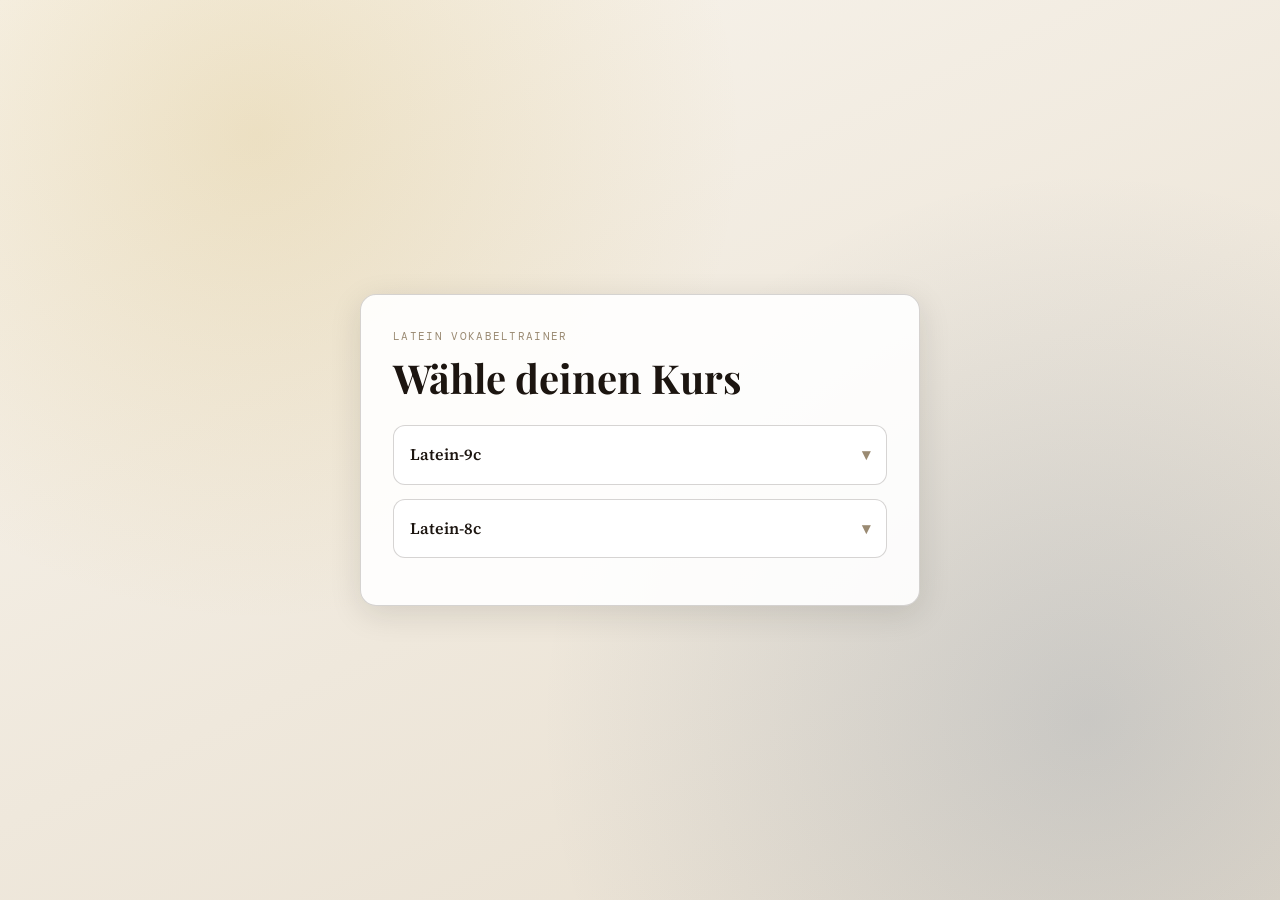
<file: index.html>
<!DOCTYPE html>
<html lang="de">
<head>
  <meta charset="UTF-8">
  <meta name="viewport" content="width=device-width, initial-scale=1.0">
  <title>Latein · Vokabeltrainer</title>
  <link href="https://fonts.googleapis.com/css2?family=Playfair+Display:ital,wght@0,500;0,700;1,500&family=Source+Serif+4:ital,opsz,wght@0,8..60,300;0,8..60,400;0,8..60,600;1,8..60,300;1,8..60,400&family=DM+Mono:wght@400;500&display=swap" rel="stylesheet">
  <link rel="stylesheet" href="./style.css">
</head>
<body>
  <section id="start-screen" class="start-screen">
    <div class="start-card">
      <p class="start-kicker">Latein Vokabeltrainer</p>
      <h1>Wähle deinen Kurs</h1>

      <details class="course-menu" id="course-9c-wrap">
        <summary class="menu-btn menu-btn-main menu-summary" id="btn-course-9c">Latein-9c</summary>
        <div class="submenu" id="course-9c">
          <details class="submenu-group" id="grammar-9c-wrap">
            <summary class="menu-btn menu-btn-sub menu-btn-group">Grammatik</summary>
            <div class="submenu-nested">
              <button type="button" class="menu-btn menu-btn-sub" data-course="Latein-9c" data-lesson="velle, nolle, malle – Formenübung" onclick="openLessonFromMenu('Latein-9c','velle, nolle, malle – Formenübung')">velle, nolle, malle – Formenübung</button>
              <button type="button" class="menu-btn menu-btn-sub" data-course="Latein-9c" data-lesson="ire – Formen &amp; Komposita" onclick="openLessonFromMenu('Latein-9c','ire – Formen &amp; Komposita')">ire – Formen &amp; Komposita</button>
              <button type="button" class="menu-btn menu-btn-sub" data-course="Latein-9c" data-lesson="ipse &amp; idem – Formen und Übungen" onclick="openLessonFromMenu('Latein-9c','ipse &amp; idem – Formen und Übungen')">ipse &amp; idem – Formen und Übungen</button>
            </div>
          </details>
          <details class="submenu-group" id="vocab-9c-wrap">
            <summary class="menu-btn menu-btn-sub menu-btn-group">Vokabeln</summary>
            <div class="submenu-nested">
              <button type="button" class="menu-btn menu-btn-sub" data-course="Latein-9c" data-lesson="Lektion 15" onclick="openLessonFromMenu('Latein-9c','Lektion 15')">Lektion 15</button>
              <button type="button" class="menu-btn menu-btn-sub" data-course="Latein-9c" data-lesson="Lektion 40" onclick="openLessonFromMenu('Latein-9c','Lektion 40')">Lektion 40</button>
              <button type="button" class="menu-btn menu-btn-sub" data-course="Latein-9c" data-lesson="Lektion 41" onclick="openLessonFromMenu('Latein-9c','Lektion 41')">Lektion 41</button>
              <button type="button" class="menu-btn menu-btn-sub" data-course="Latein-9c" data-lesson="Lektion 42" onclick="openLessonFromMenu('Latein-9c','Lektion 42')">Lektion 42</button>
              <button type="button" class="menu-btn menu-btn-sub" data-course="Latein-9c" data-lesson="Lektion 43" onclick="openLessonFromMenu('Latein-9c','Lektion 43')">Lektion 43</button>
            </div>
          </details>
        </div>
      </details>

      <details class="course-menu" id="course-8c-wrap">
        <summary class="menu-btn menu-btn-main menu-summary" id="btn-course-8c">Latein-8c</summary>
        <div class="submenu" id="course-8c">
          <details class="submenu-group" id="grammar-8c-wrap">
            <summary class="menu-btn menu-btn-sub menu-btn-group">Grammatik</summary>
            <div class="submenu-nested">
              <button type="button" class="menu-btn menu-btn-sub" data-course="Latein-8c" data-lesson="Perfekt &amp; Plusquamperf. Passiv" onclick="openLessonFromMenu('Latein-8c','Perfekt &amp; Plusquamperf. Passiv')">Perfekt &amp; Plusquamperf. Passiv</button>
            </div>
          </details>
          <details class="submenu-group" id="vocab-8c-wrap">
            <summary class="menu-btn menu-btn-sub menu-btn-group">Vokabeln</summary>
            <div class="submenu-nested">
              <button type="button" class="menu-btn menu-btn-sub" data-course="Latein-8c" data-lesson="Stammformen bekannter Vokabeln" onclick="openLessonFromMenu('Latein-8c','Stammformen bekannter Vokabeln')">Stammformen bekannter Vokabeln</button>
              <button type="button" class="menu-btn menu-btn-sub" data-course="Latein-8c" data-lesson="Lektion 18" onclick="openLessonFromMenu('Latein-8c','Lektion 18')">Lektion 18</button>
            </div>
          </details>
        </div>
      </details>
    </div>
  </section>

  <script>
    function openLessonFromMenu(course, lesson) {
      let quizFile = 'quiz.html';
      if(course === 'Latein-8c') {
        if(lesson === 'Lektion 18') {
          quizFile = 'quiz-8c-L18.html';
        } else if(lesson === 'Perfekt & Plusquamperf. Passiv') {
          window.location.href = './lessons/passiv-perfekt-plusquamperf.html'; return;
        } else {
          quizFile = 'quiz-8c.html';
        }
      } else if(course === 'Latein-9c' && lesson === 'Lektion 15') {
        quizFile = 'quiz-9c-L15.html';
      } else if(course === 'Latein-9c' && lesson === 'Lektion 40') {
        quizFile = 'quiz-9c-L40.html';
      } else if(course === 'Latein-9c' && lesson === 'Lektion 42') {
        quizFile = 'quiz-9c-L42.html';
      } else if(course === 'Latein-9c' && lesson === 'Lektion 43') {
        quizFile = 'quiz-9c-L43.html';
      } else if(lesson === 'velle, nolle, malle – Formenübung') {
        window.location.href = './lessons/verben-irregularia.html'; return;
      } else if(lesson === 'ire – Formen & Komposita') {
        window.location.href = './lessons/verb-ire.html'; return;
      } else if(lesson === 'ipse & idem – Formen und Übungen') {
        window.location.href = './lessons/pronomina-ipse-idem.html'; return;
      }
      window.location.href = `./lessons/${quizFile}?course=${encodeURIComponent(course)}&lesson=${encodeURIComponent(lesson)}`;
    }
  </script>
</body>
</html>
</file>
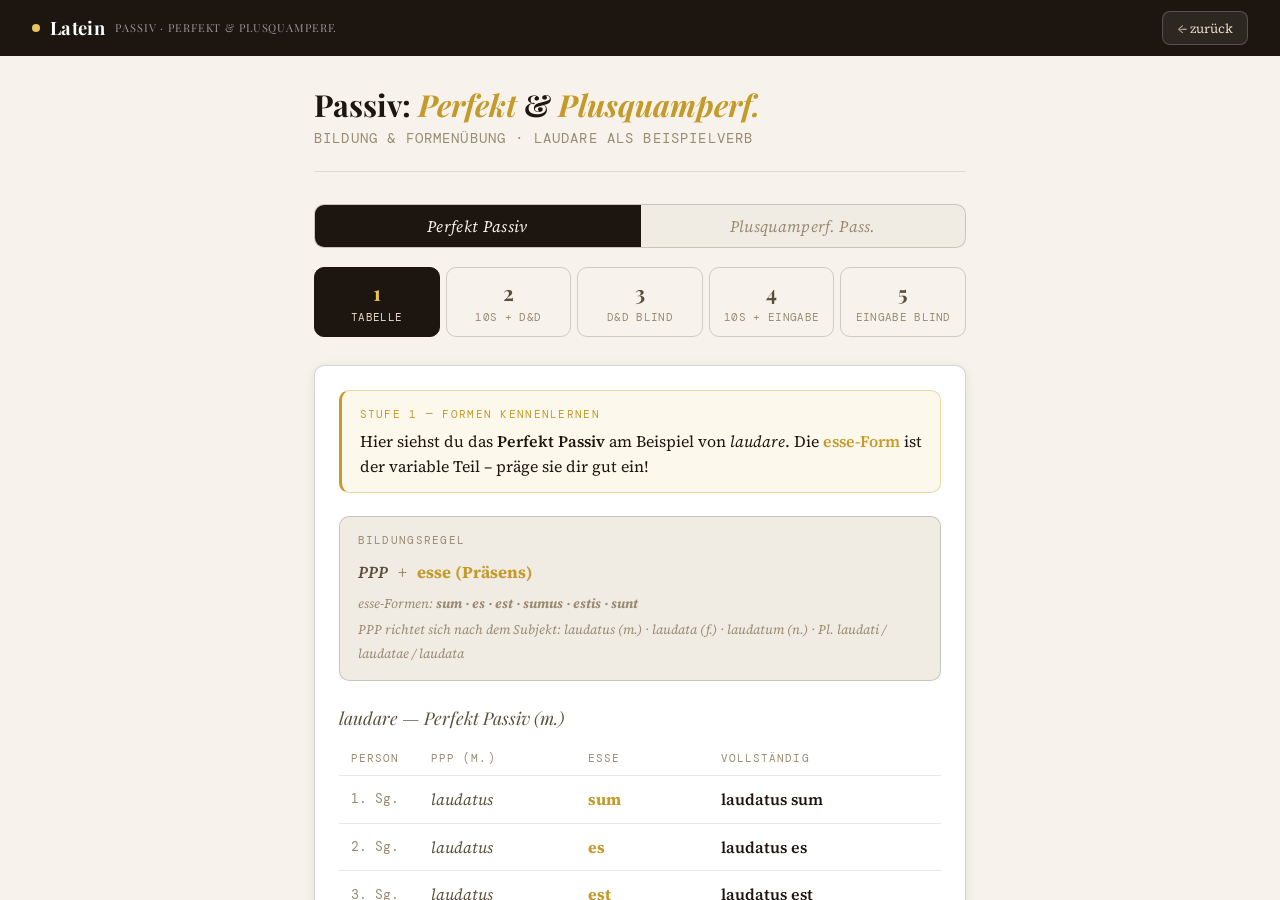
<file: lessons/passiv-perfekt-plusquamperf.html>
<!DOCTYPE html>
<html lang="de">
<head>
<meta charset="UTF-8">
<meta name="viewport" content="width=device-width, initial-scale=1.0">
<title>Latein · Perfekt &amp; Plusquamperf. Passiv</title>
<link href="https://fonts.googleapis.com/css2?family=Playfair+Display:ital,wght@0,500;0,700;1,500&family=Source+Serif+4:ital,opsz,wght@0,8..60,300;0,8..60,400;0,8..60,600;1,8..60,300;1,8..60,400&family=DM+Mono:wght@400;500&display=swap" rel="stylesheet">
<link rel="stylesheet" href="../style.css">
<style>
.verb-page { max-width: 700px; margin: 0 auto; padding: 2rem 1.5rem 4rem; }
.verb-page-header { margin-bottom: 2rem; padding-bottom: 1.2rem; border-bottom: 1px solid var(--border); }
.verb-page-header h2 { font-family: 'Playfair Display', serif; font-size: 1.9rem; font-weight: 700; color: var(--ink); line-height: 1.15; }
.verb-page-header h2 em { font-style: italic; color: var(--gold); }
.verb-page-header p { font-size: 0.9rem; color: var(--ink3); margin-top: 3px; margin-bottom: 0; font-family: 'DM Mono', monospace; text-transform: uppercase; letter-spacing: 0.08em; }

/* Tempus tabs */
.verb-tabs { display: flex; gap: 0; border: 1px solid var(--border2); border-radius: var(--radius); overflow: hidden; margin-bottom: 1.2rem; background: var(--surface2); }
.verb-tab { flex: 1; padding: 10px 0; font-family: 'Source Serif 4', serif; font-size: 1rem; font-style: italic; font-weight: 400; background: none; border: none; cursor: pointer; color: var(--ink3); transition: all 0.15s; letter-spacing: 0.02em; }
.verb-tab:not(:last-child) { border-right: 1px solid var(--border2); }
.verb-tab.active { background: var(--ink); color: var(--bg); }
.verb-tab:hover:not(.active) { background: var(--border); color: var(--ink); }
.verb-tab.done:not(.active) { color: var(--green); }
.verb-tab.done .vtcheck { font-style: normal; color: var(--green); margin-right: 3px; }
.verb-tab.done.active .vtcheck { color: var(--gold2); }

/* Stufen */
.stufen-row { display: grid; grid-template-columns: repeat(5, 1fr); gap: 6px; margin-bottom: 1.8rem; }
.stufe-btn { padding: 10px 4px; font-family: 'DM Mono', monospace; font-size: 0.68rem; background: none; border: 1px solid var(--border2); border-radius: var(--radius); cursor: pointer; color: var(--ink3); transition: all 0.15s; text-align: center; line-height: 1.4; letter-spacing: 0.03em; text-transform: uppercase; }
.stufe-btn .snum { display: block; font-size: 1.3rem; font-family: 'Playfair Display', serif; color: var(--ink2); margin-bottom: 3px; font-weight: 700; }
.stufe-btn.active { border-color: var(--ink); background: var(--ink); color: #e8dcc8; }
.stufe-btn.active .snum { color: var(--gold2); }
.stufe-btn.done { border-color: var(--green); }
.stufe-btn.done .snum { color: var(--green); }
.stufe-btn:hover:not(.active) { border-color: var(--ink3); color: var(--ink2); }

/* Content area */
.verb-content { border: 1px solid var(--border2); border-radius: var(--radius); background: var(--surface); min-height: 300px; padding: 1.5rem; box-shadow: var(--shadow); }

/* Paradigm table (view) */
.verb-table { width: 100%; border-collapse: collapse; }
.verb-table caption { font-family: 'Playfair Display', serif; font-style: italic; font-size: 1.1rem; color: var(--ink2); margin-bottom: 10px; caption-side: top; text-align: left; }
.verb-table th { font-family: 'DM Mono', monospace; font-size: 0.67rem; text-transform: uppercase; letter-spacing: 0.1em; color: var(--ink3); padding: 6px 12px; border-bottom: 1px solid var(--border); text-align: left; font-weight: 400; }
.verb-table td { padding: 9px 12px; border-bottom: 1px solid var(--border); font-size: 1rem; vertical-align: middle; }
.verb-table td:first-child { color: var(--ink3); font-size: 0.82rem; font-family: 'DM Mono', monospace; width: 80px; }
.verb-table td.ppp-cell { font-style: italic; color: var(--ink2); }
.verb-table td.esse-cell { font-weight: 700; color: var(--gold); }
.verb-table td.full-cell { font-weight: 600; }
.verb-table tr:last-child td { border-bottom: none; }

/* Schema box */
.schema-box { background: var(--surface2); border: 1px solid var(--border2); border-radius: var(--radius); padding: 0.9rem 1.1rem; margin-bottom: 1.3rem; }
.schema-box .schema-label { font-family: 'DM Mono', monospace; font-size: 0.67rem; text-transform: uppercase; letter-spacing: 0.12em; color: var(--ink3); margin-bottom: 7px; }
.schema-rule { font-family: 'Source Serif 4', serif; font-size: 1.05rem; color: var(--ink); display: flex; align-items: center; gap: 10px; flex-wrap: wrap; margin-bottom: 4px; }
.schema-rule .part-ppp { font-style: italic; color: var(--ink2); font-weight: 600; }
.schema-rule .part-op { color: var(--ink3); }
.schema-rule .part-esse { color: var(--gold); font-weight: 700; }
.schema-sub { font-size: 0.82rem; color: var(--ink3); font-style: italic; font-family: 'Source Serif 4', serif; margin: 0; }

/* Timer */
.timer-wrap { margin-bottom: 14px; }
.timer-label { font-family: 'DM Mono', monospace; font-size: 0.72rem; color: var(--ink3); margin-bottom: 6px; display: flex; justify-content: space-between; }
.timer-track { height: 3px; background: var(--surface2); border-radius: 99px; overflow: hidden; }
.timer-fill { height: 100%; width: 100%; background: linear-gradient(90deg, var(--gold), var(--gold2)); border-radius: 99px; transition: width 0.1s linear; }

/* Drag and drop */
.drag-pool { display: flex; flex-wrap: wrap; gap: 8px; margin-bottom: 16px; min-height: 44px; padding: 10px; border: 1.5px dashed var(--border2); border-radius: var(--radius); background: var(--bg); }
.drag-chip { padding: 5px 14px; background: var(--surface); border: 1.5px solid var(--border2); border-radius: 99px; cursor: grab; font-family: 'Source Serif 4', serif; font-size: 1rem; font-weight: 600; color: var(--ink); user-select: none; transition: all 0.13s; }
.drag-chip:hover { border-color: var(--gold); background: #fffdf5; }
.drag-chip.dragging { opacity: 0.35; }
.drag-chip.correct { background: #edf7ed; border-color: var(--green); color: var(--green); cursor: default; }
.drag-chip.wrong { background: #fdf0ee; border-color: var(--red); color: var(--red); }

.drop-table { width: 100%; border-collapse: collapse; }
.drop-table th { font-family: 'DM Mono', monospace; font-size: 0.67rem; text-transform: uppercase; letter-spacing: 0.1em; color: var(--ink3); padding: 6px 10px; border-bottom: 1px solid var(--border); text-align: left; font-weight: 400; }
.drop-table td { padding: 7px 10px; border-bottom: 1px solid var(--border); vertical-align: middle; }
.drop-table td:first-child { font-family: 'DM Mono', monospace; font-size: 0.8rem; color: var(--ink3); width: 70px; }
.drop-table td.ppp-col { font-family: 'Source Serif 4', serif; font-size: 1rem; font-style: italic; color: var(--ink2); width: 110px; }
.drop-table tr:last-child td { border-bottom: none; }
.drop-zone { min-width: 100px; min-height: 34px; border: 1.5px dashed var(--border2); border-radius: var(--radius); padding: 4px 10px; display: inline-flex; align-items: center; font-family: 'Source Serif 4', serif; font-size: 1rem; font-weight: 600; transition: all 0.13s; color: var(--ink3); }
.drop-zone.over { border-color: var(--gold); background: #fffdf5; }
.drop-zone.filled { border-style: solid; border-color: var(--border2); color: var(--ink); }
.drop-zone.correct { border-color: var(--green); background: #edf7ed; color: var(--green); }
.drop-zone.wrong { border-color: var(--red); background: #fdf0ee; color: var(--red); }

/* Input mode */
.input-table { width: 100%; border-collapse: collapse; }
.input-table th { font-family: 'DM Mono', monospace; font-size: 0.67rem; text-transform: uppercase; letter-spacing: 0.1em; color: var(--ink3); padding: 6px 10px; border-bottom: 1px solid var(--border); text-align: left; font-weight: 400; }
.input-table td { padding: 7px 10px; border-bottom: 1px solid var(--border); vertical-align: middle; }
.input-table td:first-child { font-family: 'DM Mono', monospace; font-size: 0.8rem; color: var(--ink3); width: 70px; }
.input-table td.ppp-col { font-family: 'Source Serif 4', serif; font-size: 1rem; font-style: italic; color: var(--ink2); width: 110px; }
.input-table tr:last-child td { border-bottom: none; }
.input-table input { font-family: 'Source Serif 4', serif; font-size: 1rem; font-weight: 600; border: 1.5px solid var(--border2); border-radius: 8px; padding: 6px 10px; background: var(--surface2); color: var(--ink); width: 140px; outline: none; transition: border-color 0.13s; }
.input-table input:focus { border-color: var(--gold); background: var(--surface); }
.input-table input.correct { border-color: var(--green); background: #edf7ed; color: var(--green); }
.input-table input.wrong { border-color: var(--red); background: #fdf0ee; color: var(--red); }
.input-table .hint { font-size: 0.82rem; color: var(--red); margin-left: 8px; font-style: italic; font-family: 'Source Serif 4', serif; }

/* Actions & buttons */
.verb-actions { display: flex; gap: 8px; margin-top: 16px; align-items: center; flex-wrap: wrap; }
.vbtn { display: inline-flex; align-items: center; gap: 6px; padding: 0.6rem 1.2rem; border-radius: 8px; font-family: 'Source Serif 4', serif; font-size: 14px; cursor: pointer; border: 1.5px solid transparent; transition: all 0.13s; }
.vbtn-primary { background: var(--ink); color: var(--bg); border-color: var(--ink); }
.vbtn-primary:hover { background: #2e2820; }
.vbtn-ghost { background: var(--surface); color: var(--ink2); border-color: var(--border2); }
.vbtn-ghost:hover { border-color: var(--ink3); background: var(--surface2); color: var(--ink); }
.vbtn-gold { background: var(--gold); border-color: var(--gold); color: #fff; }
.vbtn-gold:hover { background: #b8962e; }
.vbtn-red { background: var(--red); border-color: var(--red); color: #fff; }
.vbtn-red:hover { background: var(--red2); }

/* Feedback */
.verb-feedback { display: flex; align-items: center; gap: 10px; margin-top: 14px; padding: 10px 14px; border-radius: var(--radius); font-size: 0.9rem; }
.verb-feedback.ok { background: #edf7ed; border: 1px solid #aad4a7; color: var(--green); }
.verb-feedback.err { background: #fdf0ee; border: 1px solid #f0b8ad; color: var(--red); }
.verb-score { font-family: 'DM Mono', monospace; font-size: 0.78rem; margin-left: auto; padding: 3px 10px; border-radius: 99px; background: rgba(0,0,0,0.07); }

/* Task box */
.task-box { background: #fdf8ec; border: 1px solid rgba(196,154,42,0.35); border-left: 3px solid var(--gold); border-radius: var(--radius); padding: 0.85rem 1.1rem; margin-bottom: 1.4rem; }
.task-box .task-label { font-family: 'DM Mono', monospace; font-size: 0.67rem; text-transform: uppercase; letter-spacing: 0.12em; color: var(--gold); margin-bottom: 5px; }
.task-box .task-text { font-family: 'Source Serif 4', serif; font-size: 1rem; color: var(--ink); line-height: 1.55; margin: 0; }
.task-box .task-text strong { font-weight: 600; color: var(--ink); }

/* Win screen */
.win-screen { text-align: center; padding: 3rem 1rem; }
.win-stars { font-size: 3rem; letter-spacing: 0.1em; margin-bottom: 1rem; }
.win-screen h2 { font-family: 'Playfair Display', serif; font-size: 2rem; font-weight: 700; font-style: italic; color: var(--gold); margin-bottom: 0.4rem; }
.win-screen p { color: var(--ink2); font-size: 1rem; margin-bottom: 1.5rem; }

@media (max-width: 600px) {
  .verb-page { padding: 1.2rem 1rem 3rem; }
  .input-table input { width: 110px; }
}
</style>
</head>
<body>
<canvas id="confetti-canvas" style="position:fixed;top:0;left:0;width:100%;height:100%;pointer-events:none;z-index:999;"></canvas>

<div class="shell" id="app-shell">
  <div class="topbar">
    <div class="topbar-title">
      <span class="dot"></span>
      Latein
      <span class="topbar-sub">Passiv · Perfekt &amp; Plusquamperf.</span>
    </div>
    <button class="vbtn vbtn-ghost" onclick="location.href='../index.html'" style="margin-left:12px;padding:0.45rem 0.9rem;font-size:13px;color:#e8dcc8;border-color:rgba(255,255,255,0.2);background:rgba(255,255,255,0.08);">← zurück</button>
  </div>

  <div style="flex:1;overflow-y:auto;">
    <div class="verb-page">
      <div class="verb-page-header">
        <h2>Passiv: <em>Perfekt</em> &amp; <em>Plusquamperf.</em></h2>
        <p>Bildung &amp; Formenübung · laudare als Beispielverb</p>
      </div>

      <div class="verb-tabs" id="tempusTabs"></div>
      <div class="stufen-row" id="stufenRow"></div>
      <div class="verb-content" id="content"></div>
    </div>
  </div>
</div>

<script>
/* ── DATA ── */
const TEMPORA = ["Perfekt Passiv", "Plusquamperf. Pass."];
const PERSONS = ["1. Sg.", "2. Sg.", "3. Sg.", "1. Pl.", "2. Pl.", "3. Pl."];

const ESSE_FORMS = {
  "Perfekt Passiv":      ["sum", "es", "est", "sumus", "estis", "sunt"],
  "Plusquamperf. Pass.": ["eram", "eras", "erat", "eramus", "eratis", "erant"]
};

const PPP_SG = "laudatus";
const PPP_PL = "laudati";

/* ── STATE ── */
let temp = "Perfekt Passiv";
let stufe = 1;
let timerInterval = null;
let doneMap = {};
let draggedChip = null;
let dropZoneData = {};

/* ── HELPERS ── */
function doneKey()     { return temp + "_" + stufe; }
function isTempDone(t) { return [1,2,3,4,5].every(s => doneMap[t + "_" + s]); }
function isAllDone()   { return TEMPORA.every(t => isTempDone(t)); }
function getPPP(i)     { return i < 3 ? PPP_SG : PPP_PL; }
function getRows()     { return PERSONS.map((p, i) => [p, getPPP(i), ESSE_FORMS[temp][i]]); }

function getFakes() {
  const other = temp === "Perfekt Passiv" ? "Plusquamperf. Pass." : "Perfekt Passiv";
  return ESSE_FORMS[other];
}

function shuffle(arr) { return arr.sort(() => Math.random() - 0.5); }

/* ── BUILD UI ── */
function buildTabs() {
  document.getElementById('tempusTabs').innerHTML = TEMPORA.map(t => {
    const done = isTempDone(t);
    const active = t === temp;
    const check = done ? `<span class="vtcheck">✓</span>` : '';
    return `<button class="verb-tab${active ? ' active' : ''}${done ? ' done' : ''}" onclick="setTemp('${t}')">${check}${t}</button>`;
  }).join('');
}

const STUFE_LABELS = ["Tabelle", "10s + D&D", "D&D blind", "10s + Eingabe", "Eingabe blind"];
function buildStufen() {
  document.getElementById('stufenRow').innerHTML = [1,2,3,4,5].map(i => {
    const key = temp + "_" + i;
    const done = doneMap[key];
    const active = i === stufe;
    return `<button class="stufe-btn${active ? ' active' : ''}${done ? ' done' : ''}" onclick="setStufe(${i})">
      <span class="snum">${done && !active ? '✓' : i}</span>${STUFE_LABELS[i-1]}
    </button>`;
  }).join('');
}

function setTemp(t)  { clearTimer(); temp = t; buildTabs(); buildStufen(); render(); }
function setStufe(s) { clearTimer(); stufe = s; buildStufen(); render(); }

/* ── RENDER DISPATCHER ── */
function render() {
  clearTimer();
  const c = document.getElementById('content');
  c.innerHTML = '';
  if      (stufe === 1) renderView(c);
  else if (stufe === 2) renderCountdownThenDrag(c);
  else if (stufe === 3) renderDrag(c);
  else if (stufe === 4) renderCountdownThenInput(c);
  else                  renderInput(c);
}

/* ── SHARED: SCHEMA BOX ── */
function schemaHTML() {
  const isPerf = temp === "Perfekt Passiv";
  const esseForms = isPerf
    ? "sum · es · est · sumus · estis · sunt"
    : "eram · eras · erat · eramus · eratis · erant";
  return `
    <div class="schema-box">
      <div class="schema-label">Bildungsregel</div>
      <div class="schema-rule">
        <span class="part-ppp">PPP</span>
        <span class="part-op">+</span>
        <span class="part-esse">esse (${isPerf ? 'Präsens' : 'Imperfekt'})</span>
      </div>
      <p class="schema-sub">esse-Formen: <strong>${esseForms}</strong></p>
      <p class="schema-sub" style="margin-top:3px">PPP richtet sich nach dem Subjekt: <em>laudatus</em> (m.) · <em>laudata</em> (f.) · <em>laudatum</em> (n.) · Pl. <em>laudati / laudatae / laudata</em></p>
    </div>`;
}

/* ── SHARED: VIEW TABLE ── */
function viewTableHTML() {
  const rows = getRows();
  return `<table class="verb-table">
    <caption>laudare — ${temp} (m.)</caption>
    <thead><tr><th>Person</th><th>PPP (m.)</th><th>esse</th><th>vollständig</th></tr></thead>
    <tbody>${rows.map(r => `<tr>
      <td>${r[0]}</td>
      <td class="ppp-cell">${r[1]}</td>
      <td class="esse-cell">${r[2]}</td>
      <td class="full-cell">${r[1]} ${r[2]}</td>
    </tr>`).join('')}</tbody>
  </table>`;
}

/* ── STUFE 1: VIEW ── */
function renderView(c) {
  c.innerHTML = `
    <div class="task-box">
      <div class="task-label">Stufe 1 — Formen kennenlernen</div>
      <p class="task-text">Hier siehst du das <strong>${temp}</strong> am Beispiel von <em>laudare</em>.
      Die <strong style="color:var(--gold)">esse-Form</strong> ist der variable Teil – präge sie dir gut ein!</p>
    </div>
    ${schemaHTML()}
    ${viewTableHTML()}
    <div class="verb-actions">
      <button class="vbtn vbtn-gold" onclick="doneMap[doneKey()]=true; buildStufen(); setStufe(2)">
        Weiter zu Stufe 2 →
      </button>
    </div>`;
}

/* ── STUFE 2: COUNTDOWN → DRAG ── */
function renderCountdownThenDrag(c) {
  c.innerHTML = `
    <div class="task-box">
      <div class="task-label">Stufe 2 — Einprägen &amp; zuordnen</div>
      <p class="task-text">Du hast <strong>10 Sekunden</strong>, um dir die esse-Formen einzuprägen. Danach ordnest du sie per <strong>Drag &amp; Drop</strong> zu.</p>
    </div>
    <div class="timer-wrap">
      <div class="timer-label"><span>Noch Zeit zum Einprägen …</span><span id="tsec">10</span></div>
      <div class="timer-track"><div class="timer-fill" id="tfill"></div></div>
    </div>
    ${schemaHTML()}
    ${viewTableHTML()}`;
  startTimer(10, () => renderDrag(c, true));
}

/* ── STUFE 4: COUNTDOWN → INPUT ── */
function renderCountdownThenInput(c) {
  c.innerHTML = `
    <div class="task-box">
      <div class="task-label">Stufe 4 — Einprägen &amp; eintippen</div>
      <p class="task-text">Du hast <strong>10 Sekunden</strong>, um dir die Formen ein letztes Mal anzusehen. Danach tippst du die esse-Formen selbst ein.</p>
    </div>
    <div class="timer-wrap">
      <div class="timer-label"><span>Noch Zeit zum Einprägen …</span><span id="tsec">10</span></div>
      <div class="timer-track"><div class="timer-fill" id="tfill"></div></div>
    </div>
    ${schemaHTML()}
    ${viewTableHTML()}`;
  startTimer(10, () => renderInput(c, true));
}

/* ── DRAG AND DROP ── */
function renderDrag(c, fromCountdown) {
  const rows = getRows();
  const correct = rows.map(r => r[2]);
  let pool = [...correct];
  const fakes = getFakes();
  let fi = 0;
  while (pool.length < correct.length + 4 && fi < fakes.length) {
    if (!pool.includes(fakes[fi])) pool.push(fakes[fi]);
    fi++;
  }
  pool = shuffle(pool);
  dropZoneData = {};

  const chips = pool.map((f, i) =>
    `<div class="drag-chip" draggable="true" data-form="${f}" id="chip_${i}">${f}</div>`
  ).join('');
  const dropRows = rows.map((r, i) => `
    <tr>
      <td>${r[0]}</td>
      <td class="ppp-col">${r[1]}</td>
      <td><div class="drop-zone" id="dz_${i}" data-index="${i}">—</div></td>
    </tr>`).join('');
  const repeatBtn = fromCountdown
    ? `<button class="vbtn vbtn-red" onclick="renderCountdownThenDrag(document.getElementById('content'))">
        <svg width="14" height="14" viewBox="0 0 24 24" fill="none" stroke="currentColor" stroke-width="2.5" stroke-linecap="round" stroke-linejoin="round" style="flex-shrink:0"><polyline points="1 4 1 10 7 10"></polyline><path d="M3.51 15a9 9 0 1 0 .49-3.51"></path></svg>
        Nochmal anschauen
      </button>` : '';
  const stufeLbl = fromCountdown ? 2 : 3;
  const stufeDesc = fromCountdown ? 'Ziehe die richtige esse-Form in die passende Zeile.' : 'Ohne Vorlage: Ziehe die esse-Formen in die richtigen Zeilen.';

  c.innerHTML = `
    <div class="task-box">
      <div class="task-label">Stufe ${stufeLbl} — esse-Formen zuordnen</div>
      <p class="task-text">${stufeDesc} Achte auf <strong>Person &amp; Numerus</strong>!</p>
    </div>
    <div class="drag-pool" id="dragPool">${chips}</div>
    <table class="drop-table">
      <thead><tr><th>Person</th><th>PPP (m.)</th><th>esse-Form</th></tr></thead>
      <tbody>${dropRows}</tbody>
    </table>
    <div class="verb-actions">
      <button class="vbtn vbtn-primary" onclick="checkDrag()">Auswerten</button>
      <button class="vbtn vbtn-ghost" onclick="renderDrag(document.getElementById('content'), ${fromCountdown})">Zurücksetzen</button>
      ${repeatBtn}
    </div>
    <div id="feedbackBar"></div>`;
  setupDragEvents();
}

function setupDragEvents() {
  document.querySelectorAll('.drag-chip').forEach(chip => {
    chip.addEventListener('dragstart', e => {
      draggedChip = chip;
      chip.classList.add('dragging');
      e.dataTransfer.effectAllowed = 'move';
    });
    chip.addEventListener('dragend', () => { draggedChip = null; chip.classList.remove('dragging'); });
  });
  document.querySelectorAll('.drop-zone').forEach(zone => {
    zone.addEventListener('dragover', e => { e.preventDefault(); zone.classList.add('over'); });
    zone.addEventListener('dragleave', () => zone.classList.remove('over'));
    zone.addEventListener('drop', e => {
      e.preventDefault();
      zone.classList.remove('over');
      if (!draggedChip) return;
      const idx = parseInt(zone.dataset.index);
      const form = draggedChip.dataset.form;
      if (dropZoneData[idx]) {
        const prevChip = document.querySelector(`.drag-chip[data-form="${dropZoneData[idx]}"]`);
        if (prevChip) document.getElementById('dragPool').appendChild(prevChip);
      }
      dropZoneData[idx] = form;
      zone.textContent = form;
      zone.classList.add('filled');
      draggedChip.remove();
    });
  });
  const pool = document.getElementById('dragPool');
  pool.addEventListener('dragover', e => e.preventDefault());
  pool.addEventListener('drop', e => {
    e.preventDefault();
    if (!draggedChip) return;
    const idx = Object.keys(dropZoneData).find(k => dropZoneData[k] === draggedChip.dataset.form);
    if (idx !== undefined) {
      delete dropZoneData[idx];
      const zone = document.getElementById('dz_' + idx);
      if (zone) { zone.textContent = '—'; zone.classList.remove('filled'); }
    }
    pool.appendChild(draggedChip);
  });
}

function checkDrag() {
  const rows = getRows();
  let correct = 0;
  rows.forEach((r, i) => {
    const zone = document.getElementById('dz_' + i);
    if (!zone) return;
    const ok = dropZoneData[i] === r[2];
    zone.classList.toggle('correct', ok);
    zone.classList.toggle('wrong', !ok);
    if (ok) correct++;
  });
  showFeedback(correct, rows.length);
  if (correct === rows.length) markDone();
}

/* ── INPUT MODE ── */
function renderInput(c, fromCountdown) {
  const rows = getRows();
  const inputRows = rows.map((r, i) => `
    <tr>
      <td>${r[0]}</td>
      <td class="ppp-col">${r[1]}</td>
      <td>
        <input type="text" id="inp_${i}" placeholder="esse …"
               autocomplete="off" autocorrect="off" spellcheck="false" autocapitalize="off">
      </td>
      <td><span class="hint" id="hint_${i}"></span></td>
    </tr>`).join('');
  const repeatBtn = fromCountdown
    ? `<button class="vbtn vbtn-red" onclick="renderCountdownThenInput(document.getElementById('content'))">
        <svg width="14" height="14" viewBox="0 0 24 24" fill="none" stroke="currentColor" stroke-width="2.5" stroke-linecap="round" stroke-linejoin="round" style="flex-shrink:0"><polyline points="1 4 1 10 7 10"></polyline><path d="M3.51 15a9 9 0 1 0 .49-3.51"></path></svg>
        Nochmal anschauen
      </button>` : '';
  const stufeLbl = fromCountdown ? 4 : 5;
  const stufeDesc = fromCountdown
    ? 'Tippe jetzt die esse-Form für jede Person ein.'
    : 'Ganz ohne Spickzettel: Tippe alle esse-Formen aus dem Gedächtnis.';

  c.innerHTML = `
    <div class="task-box">
      <div class="task-label">Stufe ${stufeLbl} — esse-Formen eintippen</div>
      <p class="task-text">${stufeDesc} Mit <strong>Enter</strong> springst du zur nächsten Zeile.</p>
    </div>
    <table class="input-table">
      <thead><tr><th>Person</th><th>PPP (m.)</th><th>esse-Form</th><th></th></tr></thead>
      <tbody>${inputRows}</tbody>
    </table>
    <div class="verb-actions">
      <button class="vbtn vbtn-primary" onclick="checkInput()">Auswerten</button>
      <button class="vbtn vbtn-ghost" onclick="renderInput(document.getElementById('content'), ${fromCountdown})">Zurücksetzen</button>
      ${repeatBtn}
    </div>
    <div id="feedbackBar"></div>`;
  document.getElementById('inp_0').focus();
  rows.forEach((_, i) => {
    document.getElementById('inp_' + i).addEventListener('keydown', e => {
      if (e.key === 'Enter') {
        const next = document.getElementById('inp_' + (i + 1));
        if (next) next.focus(); else checkInput();
      }
    });
  });
}

function checkInput() {
  const rows = getRows();
  let correct = 0;
  rows.forEach((r, i) => {
    const inp  = document.getElementById('inp_' + i);
    const hint = document.getElementById('hint_' + i);
    if (!inp) return;
    const val = inp.value.trim().toLowerCase();
    const ok = val === r[2].toLowerCase();
    inp.classList.toggle('correct', ok);
    inp.classList.toggle('wrong', !ok);
    if (hint) hint.textContent = ok ? '' : '→ ' + r[2];
    if (ok) correct++;
  });
  showFeedback(correct, rows.length);
  if (correct === rows.length) markDone();
}

/* ── FEEDBACK ── */
function showFeedback(correct, total) {
  const bar = document.getElementById('feedbackBar');
  if (!bar) return;
  if (correct === total) {
    bar.innerHTML = `<div class="verb-feedback ok">✓ Alle ${total} Formen richtig! <span class="verb-score">${total}/${total}</span></div>`;
  } else {
    bar.innerHTML = `<div class="verb-feedback err">✗ ${correct} von ${total} richtig — markierte Formen prüfen <span class="verb-score">${correct}/${total}</span></div>`;
  }
}

/* ── MARK DONE + WIN ── */
function markDone() {
  doneMap[doneKey()] = true;
  buildStufen();
  buildTabs();
  const allStufen = [1,2,3,4,5].every(s => doneMap[temp + "_" + s]);
  if (allStufen) {
    setTimeout(() => { showWin(); startConfetti(); }, 600);
    return;
  }
  if (stufe < 5) {
    const actions = document.querySelector('.verb-actions');
    if (actions && !document.getElementById('nextBtn')) {
      const nb = document.createElement('button');
      nb.className = 'vbtn vbtn-gold'; nb.id = 'nextBtn';
      nb.textContent = 'Weiter zu Stufe ' + (stufe + 1) + ' →';
      nb.onclick = () => setStufe(stufe + 1);
      actions.appendChild(nb);
    }
  }
}

function showWin() {
  const other = TEMPORA.find(t => t !== temp && !isTempDone(t));
  document.getElementById('content').innerHTML = `
    <div class="win-screen">
      <div class="win-stars">★ ★ ★</div>
      <h2>Optime!</h2>
      <p>Du hast das <em>${temp}</em> auf allen fünf Stufen gemeistert!</p>
      <div style="display:flex;gap:10px;justify-content:center;flex-wrap:wrap">
        ${other ? `<button class="vbtn vbtn-gold" onclick="setTemp('${other}')">Weiter: ${other} →</button>` : ''}
        ${isAllDone() ? `<p style="color:var(--green);font-weight:600;font-family:'DM Mono',monospace;font-size:0.85rem;margin:0">Beide Tempora abgeschlossen!</p>` : ''}
        <button class="vbtn vbtn-ghost" onclick="setStufe(1)">Nochmals üben</button>
      </div>
    </div>`;
}

/* ── TIMER ── */
function startTimer(secs, cb) {
  clearTimer();
  let elapsed = 0;
  const total = secs * 10;
  timerInterval = setInterval(() => {
    elapsed++;
    const pct  = Math.max(0, 100 - (elapsed / total) * 100);
    const fill = document.getElementById('tfill');
    const sec  = document.getElementById('tsec');
    if (fill) fill.style.width = pct + '%';
    if (sec)  sec.textContent  = Math.ceil((total - elapsed) / 10);
    if (elapsed >= total) { clearTimer(); cb(); }
  }, 100);
}
function clearTimer() { if (timerInterval) { clearInterval(timerInterval); timerInterval = null; } }

/* ── CONFETTI ── */
function startConfetti() {
  const canvas = document.getElementById('confetti-canvas');
  const ctx = canvas.getContext('2d');
  canvas.width = window.innerWidth; canvas.height = window.innerHeight;
  const COLORS = ['#c49a2a','#e8c55a','#2a6640','#9b2a1a','#3a86ff','#a89060','#f4c842'];
  const pieces = Array.from({length: 130}, () => ({
    x: Math.random() * canvas.width,
    y: Math.random() * canvas.height - canvas.height,
    w: 8 + Math.random() * 8, h: 4 + Math.random() * 5,
    angle: Math.random() * Math.PI * 2, spin: (Math.random() - 0.5) * 0.2,
    vy: 2 + Math.random() * 3, vx: (Math.random() - 0.5) * 2,
    color: COLORS[Math.floor(Math.random() * COLORS.length)], alpha: 1
  }));
  let frame = 0;
  function draw() {
    ctx.clearRect(0, 0, canvas.width, canvas.height);
    let alive = false;
    pieces.forEach(p => {
      p.y += p.vy; p.x += p.vx; p.angle += p.spin;
      if (frame > 120) p.alpha = Math.max(0, p.alpha - 0.012);
      if (p.alpha > 0 && p.y < canvas.height + 20) alive = true;
      ctx.save(); ctx.translate(p.x, p.y); ctx.rotate(p.angle);
      ctx.globalAlpha = p.alpha; ctx.fillStyle = p.color;
      ctx.fillRect(-p.w / 2, -p.h / 2, p.w, p.h);
      ctx.restore();
    });
    frame++;
    if (alive) requestAnimationFrame(draw);
    else ctx.clearRect(0, 0, canvas.width, canvas.height);
  }
  draw();
}

/* ── INIT ── */
buildTabs(); buildStufen(); render();
</script>
</body>
</html>
</file>
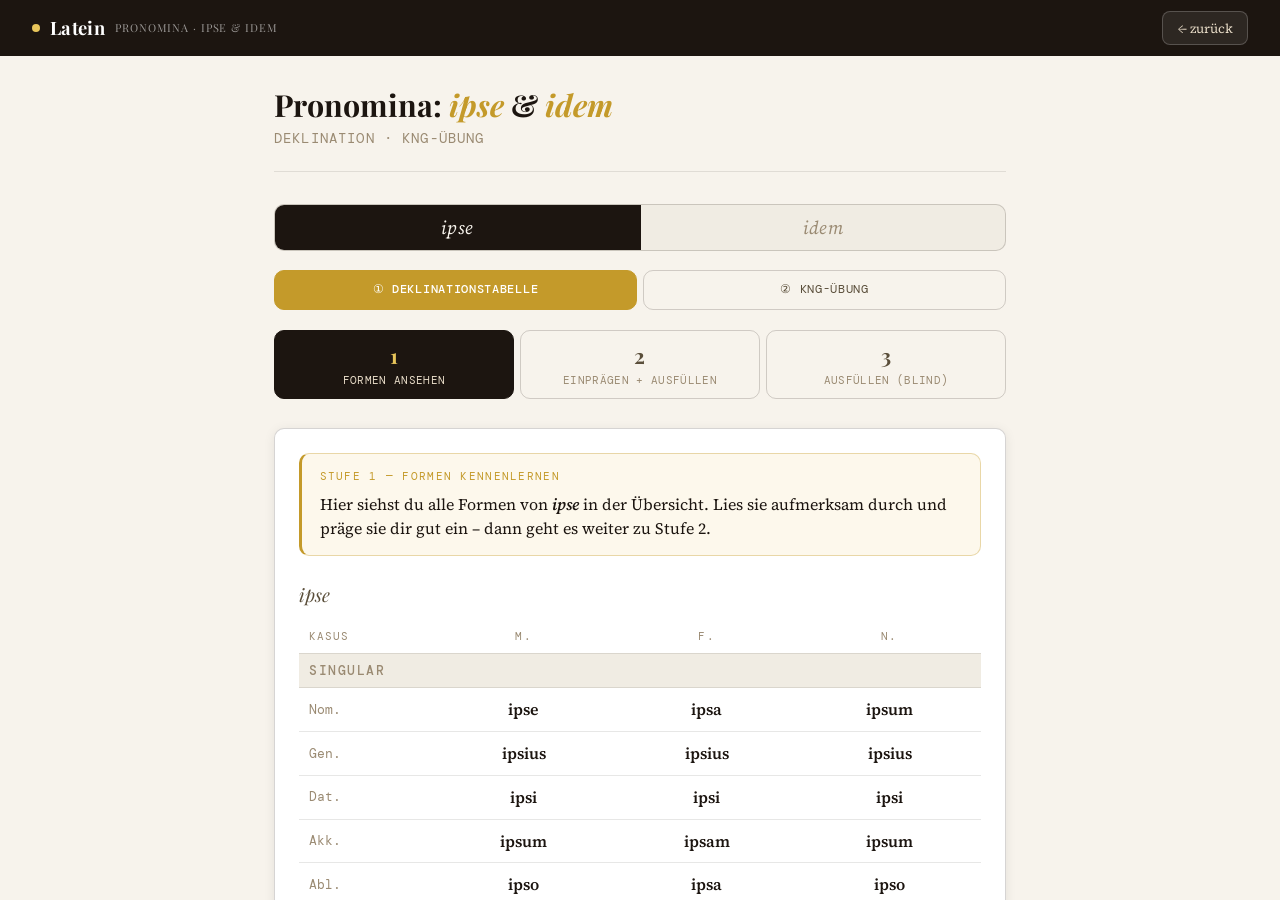
<file: lessons/pronomina-ipse-idem.html>
<!DOCTYPE html>
<html lang="de">
<head>
<meta charset="UTF-8">
<meta name="viewport" content="width=device-width, initial-scale=1.0">
<title>Latein · ipse &amp; idem – Pronomina</title>
<link href="https://fonts.googleapis.com/css2?family=Playfair+Display:ital,wght@0,500;0,700;1,500&family=Source+Serif+4:ital,opsz,wght@0,8..60,300;0,8..60,400;0,8..60,600;1,8..60,300;1,8..60,400&family=DM+Mono:wght@400;500&display=swap" rel="stylesheet">
<link rel="stylesheet" href="../style.css">
<style>
.verb-page {
  max-width: 780px;
  margin: 0 auto;
  padding: 2rem 1.5rem 4rem;
}
.verb-page-header { margin-bottom: 2rem; padding-bottom: 1.2rem; border-bottom: 1px solid var(--border); }
.verb-page-header h2 { font-family: 'Playfair Display', serif; font-size: 1.9rem; font-weight: 700; color: var(--ink); line-height: 1.15; }
.verb-page-header h2 em { font-style: italic; color: var(--gold); }
.verb-page-header p { font-size: 0.9rem; color: var(--ink3); margin-top: 3px; margin-bottom: 0; font-family: 'DM Mono', monospace; text-transform: uppercase; letter-spacing: 0.08em; }

.verb-tabs { display: flex; gap: 0; border: 1px solid var(--border2); border-radius: var(--radius); overflow: hidden; margin-bottom: 1.2rem; background: var(--surface2); }
.verb-tab { flex: 1; padding: 10px 0; font-family: 'Source Serif 4', serif; font-size: 1.15rem; font-style: italic; font-weight: 400; background: none; border: none; cursor: pointer; color: var(--ink3); transition: all 0.15s; letter-spacing: 0.02em; }
.verb-tab:not(:last-child) { border-right: 1px solid var(--border2); }
.verb-tab.active { background: var(--ink); color: var(--bg); }
.verb-tab:hover:not(.active) { background: var(--border); color: var(--ink); }
.verb-tab.done:not(.active) { color: var(--green); }
.verb-tab.done .vtcheck { font-style: normal; color: var(--green); margin-right: 4px; }
.verb-tab.done.active .vtcheck { color: var(--gold2); }

.extype-row { display: grid; grid-template-columns: 1fr 1fr; gap: 6px; margin-bottom: 1.2rem; }
.extype-btn { padding: 11px 8px; font-family: 'DM Mono', monospace; font-size: 0.72rem; background: none; border: 1px solid var(--border2); border-radius: var(--radius); cursor: pointer; color: var(--ink2); transition: all 0.15s; text-align: center; letter-spacing: 0.06em; text-transform: uppercase; line-height: 1.4; }
.extype-btn.active { background: var(--gold); border-color: var(--gold); color: #fff; font-weight: 500; }
.extype-btn:hover:not(.active) { background: var(--surface2); color: var(--ink); }
.extype-btn.done:not(.active) { border-color: var(--green); color: var(--green); }

.stufen-row { display: grid; grid-template-columns: repeat(3, 1fr); gap: 6px; margin-bottom: 1.8rem; }
.stufe-btn { padding: 10px 4px; font-family: 'DM Mono', monospace; font-size: 0.68rem; background: none; border: 1px solid var(--border2); border-radius: var(--radius); cursor: pointer; color: var(--ink3); transition: all 0.15s; text-align: center; line-height: 1.4; letter-spacing: 0.03em; text-transform: uppercase; }
.stufe-btn .snum { display: block; font-size: 1.3rem; font-family: 'Playfair Display', serif; color: var(--ink2); margin-bottom: 3px; font-weight: 700; }
.stufe-btn.active { border-color: var(--ink); background: var(--ink); color: #e8dcc8; }
.stufe-btn.active .snum { color: var(--gold2); }
.stufe-btn.done { border-color: var(--green); }
.stufe-btn.done .snum { color: var(--green); }
.stufe-btn:hover:not(.active) { border-color: var(--ink3); color: var(--ink2); }

.verb-content { border: 1px solid var(--border2); border-radius: var(--radius); background: var(--surface); min-height: 300px; padding: 1.5rem; box-shadow: var(--shadow); }

/* Deklinationstabelle */
.decl-table { width: 100%; border-collapse: collapse; }
.decl-table caption { font-family: 'Playfair Display', serif; font-style: italic; font-size: 1.15rem; color: var(--ink2); margin-bottom: 10px; caption-side: top; text-align: left; }
.decl-table th { font-family: 'DM Mono', monospace; font-size: 0.67rem; text-transform: uppercase; letter-spacing: 0.1em; color: var(--ink3); padding: 6px 10px; border-bottom: 1px solid var(--border); text-align: center; font-weight: 400; }
.decl-table th:first-child { text-align: left; }
.decl-table td { padding: 7px 10px; border-bottom: 1px solid var(--border); font-size: 1rem; text-align: center; vertical-align: middle; }
.decl-table td:first-child { font-family: 'DM Mono', monospace; font-size: 0.82rem; color: var(--ink3); text-align: left; white-space: nowrap; }
.decl-table .form-cell { font-weight: 600; font-family: 'Source Serif 4', serif; }
.decl-table tr:last-child td { border-bottom: none; }
.section-header td { background: var(--surface2); font-family: 'DM Mono', monospace; font-size: 0.65rem; text-transform: uppercase; letter-spacing: 0.12em; color: var(--ink3); padding: 5px 10px; text-align: left !important; font-weight: 500; border-bottom: 1px solid var(--border); }

.decl-input { font-family: 'Source Serif 4', serif; font-size: 0.9rem; font-weight: 600; border: 1.5px solid var(--border2); border-radius: 6px; padding: 4px 8px; background: var(--surface2); color: var(--ink); width: 108px; outline: none; transition: border-color 0.13s; text-align: center; }
.decl-input:focus { border-color: var(--gold); background: var(--surface); }
.decl-input.correct { border-color: var(--green); background: #edf7ed; color: var(--green); }
.decl-input.wrong { border-color: var(--red); background: #fdf0ee; color: var(--red); }
.hint-text { font-size: 0.73rem; color: var(--red); font-style: italic; display: block; margin-top: 2px; font-family: 'Source Serif 4', serif; }

/* Timer */
.timer-wrap { margin-bottom: 14px; }
.timer-label { font-family: 'DM Mono', monospace; font-size: 0.72rem; color: var(--ink3); margin-bottom: 6px; display: flex; justify-content: space-between; }
.timer-track { height: 3px; background: var(--surface2); border-radius: 99px; overflow: hidden; }
.timer-fill { height: 100%; width: 100%; background: linear-gradient(90deg, var(--gold), var(--gold2)); border-radius: 99px; transition: width 0.1s linear; }

/* Actions & Buttons */
.verb-actions { display: flex; gap: 8px; margin-top: 16px; align-items: center; flex-wrap: wrap; }
.vbtn { display: inline-flex; align-items: center; gap: 6px; padding: 0.6rem 1.2rem; border-radius: 8px; font-family: 'Source Serif 4', serif; font-size: 14px; cursor: pointer; border: 1.5px solid transparent; transition: all 0.13s; }
.vbtn-primary { background: var(--ink); color: var(--bg); border-color: var(--ink); }
.vbtn-primary:hover { background: #2e2820; }
.vbtn-ghost { background: var(--surface); color: var(--ink2); border-color: var(--border2); }
.vbtn-ghost:hover { border-color: var(--ink3); background: var(--surface2); color: var(--ink); }
.vbtn-gold { background: var(--gold); border-color: var(--gold); color: #fff; }
.vbtn-gold:hover { background: #b8962e; }
.vbtn-red { background: var(--red); border-color: var(--red); color: #fff; }
.vbtn-red:hover { background: var(--red2); }

/* Feedback */
.verb-feedback { display: flex; align-items: center; gap: 10px; margin-top: 14px; padding: 10px 14px; border-radius: var(--radius); font-size: 0.9rem; }
.verb-feedback.ok { background: #edf7ed; border: 1px solid #aad4a7; color: var(--green); }
.verb-feedback.err { background: #fdf0ee; border: 1px solid #f0b8ad; color: var(--red); }
.verb-score { font-family: 'DM Mono', monospace; font-size: 0.78rem; margin-left: auto; padding: 3px 10px; border-radius: 99px; background: rgba(0,0,0,0.07); }

/* Task box */
.task-box { background: #fdf8ec; border: 1px solid rgba(196,154,42,0.35); border-left: 3px solid var(--gold); border-radius: var(--radius); padding: 0.85rem 1.1rem; margin-bottom: 1.4rem; }
.task-box .task-label { font-family: 'DM Mono', monospace; font-size: 0.67rem; text-transform: uppercase; letter-spacing: 0.12em; color: var(--gold); margin-bottom: 5px; }
.task-box .task-text { font-family: 'Source Serif 4', serif; font-size: 1rem; color: var(--ink); line-height: 1.55; margin: 0; }
.task-box .task-text strong { font-weight: 600; color: var(--ink); }

/* KNG Card exercise */
.kng-meta { display: flex; justify-content: space-between; align-items: center; margin-bottom: 1rem; }
.kng-progress-text { font-family: 'DM Mono', monospace; font-size: 0.72rem; color: var(--ink3); letter-spacing: 0.08em; }
.kng-streak-badge { font-family: 'DM Mono', monospace; font-size: 0.82rem; font-weight: 600; color: var(--gold); background: #fdf8ec; border: 1px solid rgba(196,154,42,0.4); padding: 3px 12px; border-radius: 99px; min-width: 52px; text-align: center; transition: transform 0.15s; }
.kng-streak-badge.pop { transform: scale(1.25); }
.kng-progress-bar { height: 4px; background: var(--surface2); border-radius: 99px; overflow: hidden; margin-bottom: 1.4rem; }
.kng-progress-fill { height: 100%; background: linear-gradient(90deg, var(--gold), var(--gold2)); border-radius: 99px; transition: width 0.3s ease; }
.kng-card { background: var(--surface2); border: 1px solid var(--border2); border-radius: 14px; padding: 2.2rem 1.5rem 1.8rem; text-align: center; margin-bottom: 1.2rem; }
.kng-card-noun { font-family: 'Playfair Display', serif; font-size: 2.8rem; font-style: italic; font-weight: 700; color: var(--ink); margin-bottom: 1.6rem; line-height: 1.1; }
.kng-card-input { font-family: 'Source Serif 4', serif; font-size: 1.15rem; font-weight: 600; border: 2px solid var(--border2); border-radius: 10px; padding: 10px 16px; background: var(--surface); color: var(--ink); width: 220px; outline: none; transition: border-color 0.13s; text-align: center; display: block; margin: 0 auto; }
.kng-card-input:focus { border-color: var(--gold); background: #fffdf5; }
.kng-card-input.correct { border-color: var(--green); background: #edf7ed; color: var(--green); }
.kng-card-input.wrong { border-color: var(--red); background: #fdf0ee; color: var(--red); }
.kng-feedback-line { font-family: 'Source Serif 4', serif; font-size: 1.05rem; margin: 1rem 0 0.4rem; }
.kng-feedback-line.ok { color: var(--green); font-weight: 600; }
.kng-feedback-line.err { color: var(--red); }
.kng-card-actions { display: flex; gap: 8px; justify-content: center; margin-top: 1.2rem; flex-wrap: wrap; }
.kng-summary { text-align: center; padding: 2rem 1rem; }
.kng-summary h3 { font-family: 'Playfair Display', serif; font-size: 1.8rem; font-style: italic; font-weight: 700; color: var(--gold); margin-bottom: 0.5rem; }
.kng-summary .score-big { font-family: 'DM Mono', monospace; font-size: 2.2rem; font-weight: 500; color: var(--ink); margin: 0.8rem 0; }
.kng-summary .score-sub { font-family: 'Source Serif 4', serif; font-size: 1rem; color: var(--ink2); margin-bottom: 1.5rem; }

/* Win screen */
.win-screen { text-align: center; padding: 3rem 1rem; }
.win-stars { font-size: 3rem; letter-spacing: 0.1em; margin-bottom: 1rem; }
.win-screen h2 { font-family: 'Playfair Display', serif; font-size: 2rem; font-weight: 700; font-style: italic; color: var(--gold); margin-bottom: 0.4rem; }
.win-screen p { color: var(--ink2); font-size: 1rem; margin-bottom: 1.5rem; }

@media (max-width: 600px) {
  .verb-page { padding: 1.2rem 1rem 3rem; }
  .decl-input { width: 80px; font-size: 0.82rem; padding: 3px 5px; }
  .kng-card-noun { font-size: 2rem; }
  .kng-card-input { width: 180px; }
  .extype-row { grid-template-columns: 1fr 1fr; }
}
</style>
</head>
<body>
<canvas id="confetti-canvas" style="position:fixed;top:0;left:0;width:100%;height:100%;pointer-events:none;z-index:999;"></canvas>

<div class="shell" id="app-shell">
  <div class="topbar">
    <div class="topbar-title">
      <span class="dot"></span>
      Latein
      <span class="topbar-sub">Pronomina · ipse &amp; idem</span>
    </div>
    <button class="vbtn vbtn-ghost" onclick="location.href='../index.html'" style="margin-left:12px;padding:0.45rem 0.9rem;font-size:13px;color:#e8dcc8;border-color:rgba(255,255,255,0.2);background:rgba(255,255,255,0.08);">← zurück</button>
  </div>

  <div style="flex:1;overflow-y:auto;">
    <div class="verb-page">
      <div class="verb-page-header">
        <h2>Pronomina: <em>ipse</em> &amp; <em>idem</em></h2>
        <p>Deklination · KNG-Übung</p>
      </div>

      <div class="verb-tabs" id="pronounTabs"></div>
      <div class="extype-row" id="extypeRow"></div>
      <div class="stufen-row" id="stufenRow"></div>
      <div class="verb-content" id="content"></div>
    </div>
  </div>
</div>

<script>
/* ── DATA ── */
const PRONOUNS = ["ipse", "idem"];
const CASES = ["Nom.", "Gen.", "Dat.", "Akk.", "Abl."];
const GENERA = ["m.", "f.", "n."];

const FORMS = {
  ipse: {
    "Nom. Sg.": { "m.": ["ipse"],    "f.": ["ipsa"],    "n.": ["ipsum"]   },
    "Gen. Sg.": { "m.": ["ipsius"],  "f.": ["ipsius"],  "n.": ["ipsius"]  },
    "Dat. Sg.": { "m.": ["ipsi"],    "f.": ["ipsi"],    "n.": ["ipsi"]    },
    "Akk. Sg.": { "m.": ["ipsum"],   "f.": ["ipsam"],   "n.": ["ipsum"]   },
    "Abl. Sg.": { "m.": ["ipso"],    "f.": ["ipsa"],    "n.": ["ipso"]    },
    "Nom. Pl.": { "m.": ["ipsi"],    "f.": ["ipsae"],   "n.": ["ipsa"]    },
    "Gen. Pl.": { "m.": ["ipsorum"], "f.": ["ipsarum"], "n.": ["ipsorum"] },
    "Dat. Pl.": { "m.": ["ipsis"],   "f.": ["ipsis"],   "n.": ["ipsis"]   },
    "Akk. Pl.": { "m.": ["ipsos"],   "f.": ["ipsas"],   "n.": ["ipsa"]    },
    "Abl. Pl.": { "m.": ["ipsis"],   "f.": ["ipsis"],   "n.": ["ipsis"]   }
  },
  idem: {
    "Nom. Sg.": { "m.": ["idem"],              "f.": ["eadem"],    "n.": ["idem"]                    },
    "Gen. Sg.": { "m.": ["eiusdem"],           "f.": ["eiusdem"],  "n.": ["eiusdem"]                 },
    "Dat. Sg.": { "m.": ["eidem"],             "f.": ["eidem"],    "n.": ["eidem"]                   },
    "Akk. Sg.": { "m.": ["eundem"],            "f.": ["eandem"],   "n.": ["idem"]                    },
    "Abl. Sg.": { "m.": ["eodem"],             "f.": ["eadem"],    "n.": ["eodem"]                   },
    "Nom. Pl.": { "m.": ["eidem", "idem"],     "f.": ["eaedem"],   "n.": ["eadem"]                   },
    "Gen. Pl.": { "m.": ["eorundem"],          "f.": ["earundem"], "n.": ["eorundem"]                },
    "Dat. Pl.": { "m.": ["eisdem", "iisdem"],  "f.": ["eisdem", "iisdem"], "n.": ["eisdem", "iisdem"] },
    "Akk. Pl.": { "m.": ["eosdem"],            "f.": ["easdem"],   "n.": ["eadem"]                   },
    "Abl. Pl.": { "m.": ["eisdem", "iisdem"],  "f.": ["eisdem", "iisdem"], "n.": ["eisdem", "iisdem"] }
  }
};

const KNG_ITEMS = {
  ipse: [
    { noun: "rex",       answers: ["ipse"]             },
    { noun: "puella",    answers: ["ipsa"]             },
    { noun: "templum",   answers: ["ipsum"]            },
    { noun: "regis",     answers: ["ipsius"]           },
    { noun: "matri",     answers: ["ipsi"]             },
    { noun: "reginam",   answers: ["ipsam"]            },
    { noun: "rege",      answers: ["ipso"]             },
    { noun: "puerorum",  answers: ["ipsorum"]          },
    { noun: "puellas",   answers: ["ipsas"]            },
    { noun: "libros",    answers: ["ipsos"]            },
    { noun: "templis",   answers: ["ipsis"]            },
    { noun: "templa",    answers: ["ipsa"]             }
  ],
  idem: [
    { noun: "deus",         answers: ["idem"]                  },
    { noun: "terra",        answers: ["eadem"]                 },
    { noun: "templum",      answers: ["idem"]                  },
    { noun: "imperatoris",  answers: ["eiusdem"]               },
    { noun: "matri",        answers: ["eidem"]                 },
    { noun: "filium",       answers: ["eundem"]                },
    { noun: "reginam",      answers: ["eandem"]                },
    { noun: "rege",         answers: ["eodem"]                 },
    { noun: "deorum",       answers: ["eorundem"]              },
    { noun: "puellas",      answers: ["easdem"]                },
    { noun: "rebus",        answers: ["eisdem", "iisdem"]      },
    { noun: "templa",       answers: ["eadem"]                 }
  ]
};

/* ── STATE ── */
let pronoun = "ipse";
let exType = "tabelle";
let stufe = 1;
let doneMap = {};
let timerInterval = null;
let currentInputIds = [];

let kngItems = [];
let kngIndex = 0;
let kngStreak = 0;
let kngBestStreak = 0;
let kngCorrect = 0;

/* ── DONE HELPERS ── */
function isDoneStufe(p, s)    { return !!doneMap[p + "_tabelle_" + s]; }
function isTabelleDone(p)     { return [1,2,3].every(s => isDoneStufe(p, s)); }
function isKngDone(p)         { return !!doneMap[p + "_kng"]; }
function isPronounDone(p)     { return isTabelleDone(p) && isKngDone(p); }
function isAllDone()          { return PRONOUNS.every(p => isPronounDone(p)); }

/* ── BUILD UI ── */
function buildPronounTabs() {
  document.getElementById('pronounTabs').innerHTML = PRONOUNS.map(p => {
    const done = isPronounDone(p);
    const active = p === pronoun;
    const check = done ? `<span class="vtcheck">✓</span>` : '';
    return `<button class="verb-tab${active ? ' active' : ''}${done ? ' done' : ''}" onclick="setPronoun('${p}')">${check}<em>${p}</em></button>`;
  }).join('');
}

function buildExType() {
  const labels = { tabelle: "① Deklinationstabelle", kng: "② KNG-Übung" };
  document.getElementById('extypeRow').innerHTML = Object.entries(labels).map(([k, lbl]) => {
    const done = k === 'tabelle' ? isTabelleDone(pronoun) : isKngDone(pronoun);
    const active = k === exType;
    return `<button class="extype-btn${active ? ' active' : ''}${done ? ' done' : ''}" onclick="setExType('${k}')">${done && !active ? '✓ ' : ''}${lbl}</button>`;
  }).join('');
}

const STUFE_LABELS = ["Formen\nansehen", "Einprägen\n+ ausfüllen", "Ausfüllen\n(blind)"];
function buildStufen() {
  const row = document.getElementById('stufenRow');
  if (exType !== 'tabelle') { row.style.display = 'none'; return; }
  row.style.display = '';
  row.innerHTML = [1, 2, 3].map(i => {
    const done = isDoneStufe(pronoun, i);
    const active = i === stufe;
    return `<button class="stufe-btn${active ? ' active' : ''}${done ? ' done' : ''}" onclick="setStufe(${i})">
      <span class="snum">${done && !active ? '✓' : i}</span>${STUFE_LABELS[i - 1]}
    </button>`;
  }).join('');
}

function setPronoun(p) { clearTimer(); pronoun = p; buildPronounTabs(); buildExType(); buildStufen(); render(); }
function setExType(t)  { clearTimer(); exType = t; stufe = 1; buildExType(); buildStufen(); render(); }
function setStufe(s)   { clearTimer(); stufe = s; buildStufen(); render(); }

/* ── RENDER DISPATCHER ── */
function render() {
  clearTimer();
  const c = document.getElementById('content');
  c.innerHTML = '';
  if (exType === 'tabelle') {
    if (stufe === 1)      renderView(c);
    else if (stufe === 2) renderCountdownThenInput(c);
    else                  renderInput(c, false);
  } else {
    renderKNG(c);
  }
}

/* ── TABLE HTML (shared between view and input modes) ── */
function viewTableHTML() {
  let rows = '';
  for (const num of ["Sg.", "Pl."]) {
    rows += `<tr class="section-header"><td colspan="4">${num === 'Sg.' ? 'Singular' : 'Plural'}</td></tr>`;
    for (const kasus of CASES) {
      const key = kasus + " " + num;
      rows += `<tr><td>${kasus}</td>`;
      for (const g of GENERA) {
        rows += `<td class="form-cell">${FORMS[pronoun][key][g][0]}</td>`;
      }
      rows += `</tr>`;
    }
  }
  return `<table class="decl-table">
    <caption>${pronoun}</caption>
    <thead><tr><th>Kasus</th><th>m.</th><th>f.</th><th>n.</th></tr></thead>
    <tbody>${rows}</tbody>
  </table>`;
}

function inputTableHTML() {
  currentInputIds = [];
  let rows = '';
  for (const num of ["Sg.", "Pl."]) {
    rows += `<tr class="section-header"><td colspan="4">${num === 'Sg.' ? 'Singular' : 'Plural'}</td></tr>`;
    for (const ki of CASES.keys()) {
      const kasus = CASES[ki];
      const key = kasus + " " + num;
      rows += `<tr><td>${kasus}</td>`;
      for (let gi = 0; gi < GENERA.length; gi++) {
        const id = `inp_${num}_${ki}_${gi}`;
        currentInputIds.push({ id, key, genus: GENERA[gi] });
        rows += `<td><input type="text" id="${id}" class="decl-input" placeholder="…"
          autocomplete="off" autocorrect="off" spellcheck="false" autocapitalize="off">
          <span class="hint-text" id="h_${id}"></span></td>`;
      }
      rows += `</tr>`;
    }
  }
  return `<table class="decl-table">
    <caption>${pronoun}</caption>
    <thead><tr><th>Kasus</th><th>m.</th><th>f.</th><th>n.</th></tr></thead>
    <tbody>${rows}</tbody>
  </table>`;
}

/* ── STUFE 1: VIEW ── */
function renderView(c) {
  c.innerHTML = `
    <div class="task-box">
      <div class="task-label">Stufe 1 — Formen kennenlernen</div>
      <p class="task-text">Hier siehst du alle Formen von <strong><em>${pronoun}</em></strong> in der Übersicht.
      Lies sie aufmerksam durch und präge sie dir gut ein – dann geht es weiter zu Stufe 2.</p>
    </div>
    ${viewTableHTML()}
    <div class="verb-actions">
      <button class="vbtn vbtn-gold" onclick="doneMap['${pronoun}_tabelle_1']=true; buildStufen(); buildExType(); setStufe(2)">
        Weiter zu Stufe 2 →
      </button>
    </div>`;
}

/* ── STUFE 2: COUNTDOWN + INPUT ── */
function renderCountdownThenInput(c) {
  c.innerHTML = `
    <div class="task-box">
      <div class="task-label">Stufe 2 — Einprägen &amp; ausfüllen</div>
      <p class="task-text">Du hast <strong>15 Sekunden</strong>, um dir die Formen nochmals einzuprägen.
      Danach füllst du die Tabelle selbst aus.</p>
    </div>
    <div class="timer-wrap">
      <div class="timer-label"><span>Noch Zeit zum Einprägen …</span><span id="tsec">15</span></div>
      <div class="timer-track"><div class="timer-fill" id="tfill"></div></div>
    </div>
    ${viewTableHTML()}`;
  startTimer(15, () => renderInput(c, true));
}

/* ── STUFE 2 / 3: INPUT ── */
function renderInput(c, fromCountdown) {
  const stufeLbl = fromCountdown ? "Stufe 2" : "Stufe 3";
  const stufeDesc = fromCountdown
    ? "Fülle die Tabelle jetzt aus dem Gedächtnis aus."
    : "Ganz ohne Vorlage: Fülle alle Formen selbst ein.";

  const repeatBtn = fromCountdown
    ? `<button class="vbtn vbtn-red" onclick="renderCountdownThenInput(document.getElementById('content'))">
        <svg width="13" height="13" viewBox="0 0 24 24" fill="none" stroke="currentColor" stroke-width="2.5" stroke-linecap="round" stroke-linejoin="round"><polyline points="1 4 1 10 7 10"></polyline><path d="M3.51 15a9 9 0 1 0 .49-3.51"></path></svg>
        Nochmal anschauen
      </button>` : '';

  c.innerHTML = `
    <div class="task-box">
      <div class="task-label">${stufeLbl} — ${stufeDesc}</div>
      <p class="task-text">Tippe alle Formen in die Felder. Mit <strong>Enter</strong> springst du zur nächsten Zelle.</p>
    </div>
    ${inputTableHTML()}
    <div class="verb-actions">
      <button class="vbtn vbtn-primary" onclick="checkInput(${fromCountdown})">Auswerten</button>
      <button class="vbtn vbtn-ghost" onclick="renderInput(document.getElementById('content'), ${fromCountdown})">Zurücksetzen</button>
      ${repeatBtn}
    </div>
    <div id="feedbackBar"></div>`;

  if (currentInputIds.length > 0) document.getElementById(currentInputIds[0].id).focus();

  currentInputIds.forEach((item, i) => {
    const el = document.getElementById(item.id);
    if (!el) return;
    el.addEventListener('keydown', e => {
      if (e.key === 'Enter') {
        e.preventDefault();
        if (i + 1 < currentInputIds.length) {
          document.getElementById(currentInputIds[i + 1].id).focus();
        } else {
          checkInput(fromCountdown);
        }
      }
    });
  });
}

function checkInput(fromCountdown) {
  let correct = 0;
  const total = currentInputIds.length;
  currentInputIds.forEach(item => {
    const inp  = document.getElementById(item.id);
    const hint = document.getElementById('h_' + item.id);
    if (!inp) return;
    const val = inp.value.trim().toLowerCase();
    const correctForms = FORMS[pronoun][item.key][item.genus];
    const ok = correctForms.some(f => f.toLowerCase() === val);
    inp.classList.toggle('correct', ok);
    inp.classList.toggle('wrong', !ok);
    if (hint) hint.textContent = ok ? '' : '→ ' + correctForms[0];
    if (ok) correct++;
  });
  showFeedback(correct, total);
  if (correct === total) {
    const s = fromCountdown ? 2 : 3;
    doneMap[pronoun + '_tabelle_' + s] = true;
    buildStufen(); buildExType(); buildPronounTabs();
    setTimeout(() => addNextBtn(s, fromCountdown), 400);
  }
}

function addNextBtn(s, fromCountdown) {
  const actions = document.querySelector('.verb-actions');
  if (!actions || document.getElementById('nextBtn')) return;
  const nb = document.createElement('button');
  nb.className = 'vbtn vbtn-gold'; nb.id = 'nextBtn';
  if (s < 3) {
    nb.textContent = 'Weiter zu Stufe ' + (s + 1) + ' →';
    nb.onclick = () => setStufe(s + 1);
  } else {
    nb.textContent = 'Weiter zur KNG-Übung →';
    nb.onclick = () => setExType('kng');
  }
  actions.appendChild(nb);
}

/* ── KNG ÜBUNG (Card mode) ── */
function renderKNG(c) {
  kngItems = shuffle([...KNG_ITEMS[pronoun]]);
  kngIndex = 0;
  kngStreak = 0;
  kngBestStreak = 0;
  kngCorrect = 0;
  renderKNGCard(c);
}

function renderKNGCard(c) {
  if (kngIndex >= kngItems.length) { renderKNGSummary(c); return; }
  const item = kngItems[kngIndex];
  const total = kngItems.length;
  const pct = (kngIndex / total) * 100;
  const streakHTML = kngStreak > 0
    ? `<span class="kng-streak-badge" id="streakBadge">🔥 ${kngStreak}</span>`
    : `<span class="kng-streak-badge" id="streakBadge" style="opacity:0.3">🔥 0</span>`;

  c.innerHTML = `
    <div class="task-box">
      <div class="task-label">KNG-Übung — Kongruenz</div>
      <p class="task-text">Bestimme das Substantiv und bilde die passende Form von <strong><em>${pronoun}</em></strong>,
      die in <strong>K</strong>asus, <strong>N</strong>umerus und <strong>G</strong>enus übereinstimmt.</p>
    </div>
    <div class="kng-meta">
      <span class="kng-progress-text">${kngIndex + 1} / ${total}</span>
      ${streakHTML}
    </div>
    <div class="kng-progress-bar"><div class="kng-progress-fill" style="width:${pct}%"></div></div>
    <div class="kng-card">
      <div class="kng-card-noun">${item.noun}</div>
      <input type="text" id="kngInput" class="kng-card-input" placeholder="Form von ${pronoun} …"
             autocomplete="off" autocorrect="off" spellcheck="false" autocapitalize="off">
    </div>
    <div class="kng-card-actions">
      <button class="vbtn vbtn-primary" id="pruefBtn" onclick="checkKNGCard()">Prüfen</button>
    </div>`;

  const inp = document.getElementById('kngInput');
  inp.focus();
  inp.addEventListener('keydown', e => {
    if (e.key === 'Enter') { e.preventDefault(); checkKNGCard(); }
  });
}

function checkKNGCard() {
  const inp = document.getElementById('kngInput');
  if (!inp || inp.disabled) return;
  const val = inp.value.trim().toLowerCase();
  if (!val) return;

  const item = kngItems[kngIndex];
  const ok = item.answers.some(a => a.toLowerCase() === val);

  inp.disabled = true;
  inp.classList.toggle('correct', ok);
  inp.classList.toggle('wrong', !ok);

  if (ok) {
    kngCorrect++;
    kngStreak++;
    kngBestStreak = Math.max(kngBestStreak, kngStreak);
    showComboFlash(kngStreak);
  } else {
    kngStreak = 0;
  }

  const badge = document.getElementById('streakBadge');
  if (badge) {
    badge.textContent = `🔥 ${kngStreak}`;
    badge.style.opacity = kngStreak > 0 ? '1' : '0.3';
    if (ok && kngStreak > 1) { badge.classList.add('pop'); setTimeout(() => badge.classList.remove('pop'), 300); }
  }

  const feedbackHTML = ok
    ? `<div class="kng-feedback-line ok">✓ Richtig!</div>`
    : `<div class="kng-feedback-line err">✗ Falsch – richtig wäre: <strong>${item.answers[0]}</strong></div>`;

  const card = document.querySelector('.kng-card');
  if (card) card.insertAdjacentHTML('beforeend', feedbackHTML);

  const actions = document.querySelector('.kng-card-actions');
  if (actions) {
    actions.innerHTML = `<button class="vbtn vbtn-gold" id="weiterBtn" onclick="nextKNGCard()">
      ${kngIndex + 1 < kngItems.length ? 'Weiter →' : 'Auswertung →'}
    </button>`;
    document.getElementById('weiterBtn').focus();
  }
}

function nextKNGCard() {
  kngIndex++;
  renderKNGCard(document.getElementById('content'));
}

function renderKNGSummary(c) {
  const total = kngItems.length;
  const allOk = kngCorrect === total;
  if (allOk) {
    doneMap[pronoun + '_kng'] = true;
    buildExType(); buildPronounTabs();
  }
  const other = PRONOUNS.find(p => p !== pronoun && !isPronounDone(p));

  c.innerHTML = `
    <div class="kng-summary">
      <div class="win-stars">${allOk ? '★ ★ ★' : kngCorrect >= total * 0.7 ? '★ ★ ☆' : '★ ☆ ☆'}</div>
      <h3>${allOk ? 'Optime!' : 'Gut gekämpft!'}</h3>
      <div class="score-big">${kngCorrect} / ${total}</div>
      <div class="score-sub">Beste Serie: 🔥 ${kngBestStreak}</div>
      <div style="display:flex;gap:10px;justify-content:center;flex-wrap:wrap">
        <button class="vbtn vbtn-ghost" onclick="renderKNG(document.getElementById('content'))">Nochmal spielen</button>
        ${allOk && other ? `<button class="vbtn vbtn-gold" onclick="setPronoun('${other}')">Weiter zu <em>${other}</em> →</button>` : ''}
        ${isAllDone() ? `<button class="vbtn vbtn-gold" onclick="showWin();startConfetti()">Abschluss →</button>` : ''}
      </div>
    </div>`;
}

/* ── WIN SCREEN ── */
function showWin() {
  document.getElementById('content').innerHTML = `
    <div class="win-screen">
      <div class="win-stars">★ ★ ★</div>
      <h2>Optime!</h2>
      <p>Du hast alle Übungen zu <em>ipse</em> und <em>idem</em> auf allen Stufen erfolgreich abgeschlossen!</p>
      <div style="display:flex;gap:10px;justify-content:center;flex-wrap:wrap">
        <button class="vbtn vbtn-ghost" onclick="resetAll()">Neu beginnen</button>
      </div>
    </div>`;
}

function resetAll() {
  doneMap = {}; pronoun = "ipse"; exType = "tabelle"; stufe = 1;
  buildPronounTabs(); buildExType(); buildStufen(); render();
}

/* ── FEEDBACK ── */
function showFeedback(correct, total) {
  const bar = document.getElementById('feedbackBar');
  if (!bar) return;
  if (correct === total) {
    bar.innerHTML = `<div class="verb-feedback ok">✓ Alle ${total} Formen richtig! <span class="verb-score">${total}/${total}</span></div>`;
  } else {
    bar.innerHTML = `<div class="verb-feedback err">✗ ${correct} von ${total} richtig — markierte Formen prüfen <span class="verb-score">${correct}/${total}</span></div>`;
  }
}

/* ── TIMER ── */
function startTimer(secs, cb) {
  clearTimer();
  let elapsed = 0;
  const total = secs * 10;
  timerInterval = setInterval(() => {
    elapsed++;
    const pct  = Math.max(0, 100 - (elapsed / total) * 100);
    const fill = document.getElementById('tfill');
    const sec  = document.getElementById('tsec');
    if (fill) fill.style.width = pct + '%';
    if (sec)  sec.textContent  = Math.ceil((total - elapsed) / 10);
    if (elapsed >= total) { clearTimer(); cb(); }
  }, 100);
}
function clearTimer() { if (timerInterval) { clearInterval(timerInterval); timerInterval = null; } }
function shuffle(arr) { return arr.sort(() => Math.random() - 0.5); }

/* ── COMBO FLASH ── */
function showComboFlash(streak) {
  const msgs = {
    3:  '🔥 3 in Folge!',
    5:  '⚡ 5 – Klasse!',
    7:  '✨ 7 – Fantastisch!',
    10: '🌟 10 – Perfecto!'
  };
  const msg = msgs[streak];
  if (!msg) return;
  let el = document.getElementById('combo-flash');
  if (!el) { el = document.createElement('div'); el.id = 'combo-flash'; document.body.appendChild(el); }
  el.textContent = msg;
  el.classList.remove('combo-flash-anim');
  void el.offsetWidth;
  el.classList.add('combo-flash-anim');
}

/* ── CONFETTI ── */
function startConfetti() {
  const canvas = document.getElementById('confetti-canvas');
  const ctx = canvas.getContext('2d');
  canvas.width = window.innerWidth; canvas.height = window.innerHeight;
  const COLORS = ['#c49a2a','#e8c55a','#2a6640','#9b2a1a','#3a86ff','#a89060','#f4c842'];
  const pieces = Array.from({ length: 130 }, () => ({
    x: Math.random() * canvas.width,
    y: Math.random() * canvas.height - canvas.height,
    w: 8 + Math.random() * 8, h: 4 + Math.random() * 5,
    angle: Math.random() * Math.PI * 2, spin: (Math.random() - 0.5) * 0.2,
    vy: 2 + Math.random() * 3, vx: (Math.random() - 0.5) * 2,
    color: COLORS[Math.floor(Math.random() * COLORS.length)], alpha: 1
  }));
  let frame = 0;
  function draw() {
    ctx.clearRect(0, 0, canvas.width, canvas.height);
    let alive = false;
    pieces.forEach(p => {
      p.y += p.vy; p.x += p.vx; p.angle += p.spin;
      if (frame > 120) p.alpha = Math.max(0, p.alpha - 0.012);
      if (p.alpha > 0 && p.y < canvas.height + 20) alive = true;
      ctx.save(); ctx.translate(p.x, p.y); ctx.rotate(p.angle);
      ctx.globalAlpha = p.alpha; ctx.fillStyle = p.color;
      ctx.fillRect(-p.w / 2, -p.h / 2, p.w, p.h);
      ctx.restore();
    });
    frame++;
    if (alive) requestAnimationFrame(draw);
    else ctx.clearRect(0, 0, canvas.width, canvas.height);
  }
  draw();
}

/* ── INIT ── */
buildPronounTabs(); buildExType(); buildStufen(); render();
</script>
</body>
</html>
</file>
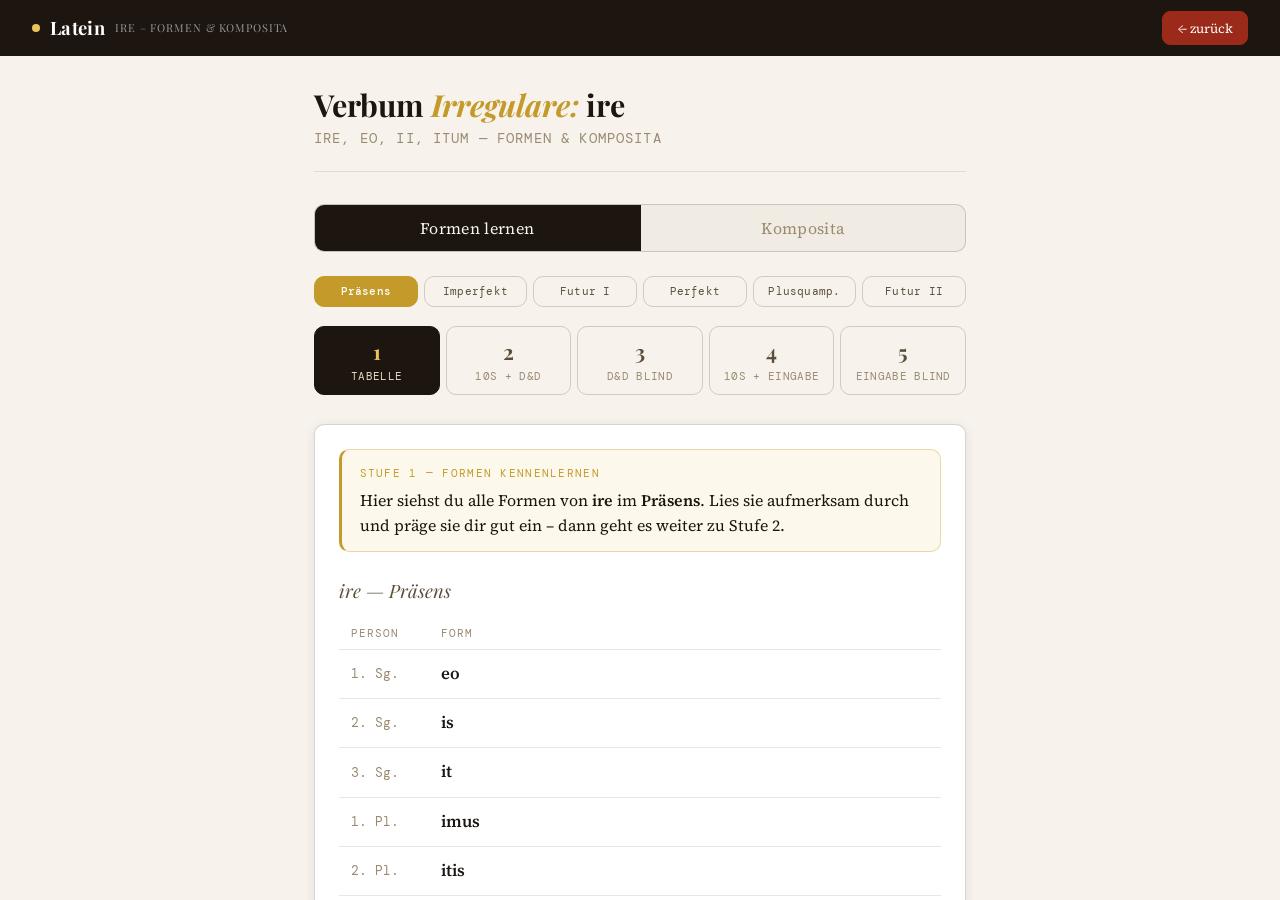
<file: lessons/verb-ire.html>
<!DOCTYPE html>
<html lang="de">
<head>
<meta charset="UTF-8">
<meta name="viewport" content="width=device-width, initial-scale=1.0">
<title>Latein · ire – Formen & Komposita</title>
<link href="https://fonts.googleapis.com/css2?family=Playfair+Display:ital,wght@0,500;0,700;1,500&family=Source+Serif+4:ital,opsz,wght@0,8..60,300;0,8..60,400;0,8..60,600;1,8..60,300;1,8..60,400&family=DM+Mono:wght@400;500&display=swap" rel="stylesheet">
<link rel="stylesheet" href="../style.css">
<style>
/* ── PAGE LAYOUT ── */
.verb-page {
  max-width: 700px;
  margin: 0 auto;
  padding: 2rem 1.5rem 4rem;
}
.verb-page-header {
  margin-bottom: 2rem;
  padding-bottom: 1.2rem;
  border-bottom: 1px solid var(--border);
}
.verb-page-header h2 {
  font-family: 'Playfair Display', serif;
  font-size: 1.9rem; font-weight: 700; color: var(--ink); line-height: 1.15;
}
.verb-page-header h2 em { font-style: italic; color: var(--gold); }
.verb-page-header p {
  font-size: 0.9rem; color: var(--ink3); margin-top: 3px; margin-bottom: 0;
  font-family: 'DM Mono', monospace; text-transform: uppercase; letter-spacing: 0.08em;
}

/* ── SECTION TABS ── */
.section-tabs {
  display: flex; gap: 0;
  border: 1px solid var(--border2); border-radius: var(--radius);
  overflow: hidden; margin-bottom: 1.5rem; background: var(--surface2);
}
.section-tab {
  flex: 1; padding: 12px 0;
  font-family: 'Source Serif 4', serif; font-size: 1rem; font-weight: 400;
  background: none; border: none; cursor: pointer; color: var(--ink3);
  transition: all 0.15s; letter-spacing: 0.02em;
}
.section-tab:not(:last-child) { border-right: 1px solid var(--border2); }
.section-tab.active { background: var(--ink); color: var(--bg); }
.section-tab:hover:not(.active) { background: var(--border); color: var(--ink); }
.section-tab.done:not(.active) { color: var(--green); }
.section-tab.done .stcheck { font-style: normal; color: var(--green); margin-right: 4px; }
.section-tab.done.active .stcheck { color: var(--gold2); }

/* ── TEMPUS GRID ── */
.tempus-row {
  display: grid; grid-template-columns: repeat(6, 1fr);
  gap: 6px; margin-bottom: 1.2rem;
}
.temp-btn {
  padding: 7px 4px; font-family: 'DM Mono', monospace; font-size: 0.7rem;
  background: none; border: 1px solid var(--border2);
  border-radius: var(--radius); cursor: pointer; color: var(--ink2);
  transition: all 0.15s; text-align: center; line-height: 1.3; letter-spacing: 0.02em;
}
.temp-btn.active { background: var(--gold); border-color: var(--gold); color: #fff; font-weight: 500; }
.temp-btn:hover:not(.active) { background: var(--surface2); color: var(--ink); }
.temp-btn.done { border-color: var(--green); color: var(--green); }
.temp-btn.done.active { background: var(--green); border-color: var(--green); color: #fff; }
.temp-btn.done .tbcheck { font-style: normal; }

/* ── STUFEN ── */
.stufen-row {
  display: grid; gap: 6px; margin-bottom: 1.8rem;
}
.stufen-row-5 { grid-template-columns: repeat(5, 1fr); }
.stufen-row-3 { grid-template-columns: repeat(3, 1fr); }
.stufe-btn {
  padding: 10px 4px; font-family: 'DM Mono', monospace; font-size: 0.68rem;
  background: none; border: 1px solid var(--border2);
  border-radius: var(--radius); cursor: pointer; color: var(--ink3);
  transition: all 0.15s; text-align: center; line-height: 1.4;
  letter-spacing: 0.03em; text-transform: uppercase;
}
.stufe-btn .snum {
  display: block; font-size: 1.3rem; font-family: 'Playfair Display', serif;
  color: var(--ink2); margin-bottom: 3px; font-weight: 700;
}
.stufe-btn.active { border-color: var(--ink); background: var(--ink); color: #e8dcc8; }
.stufe-btn.active .snum { color: var(--gold2); }
.stufe-btn.done { border-color: var(--green); }
.stufe-btn.done .snum { color: var(--green); }
.stufe-btn:hover:not(.active) { border-color: var(--ink3); color: var(--ink2); }

/* ── CONTENT AREA ── */
.verb-content {
  border: 1px solid var(--border2); border-radius: var(--radius);
  background: var(--surface); min-height: 300px; padding: 1.5rem;
  box-shadow: var(--shadow);
}

/* ── TASK BOX ── */
.task-box {
  background: #fdf8ec; border: 1px solid rgba(196,154,42,0.35);
  border-left: 3px solid var(--gold); border-radius: var(--radius);
  padding: 0.85rem 1.1rem; margin-bottom: 1.4rem;
}
.task-box .task-label {
  font-family: 'DM Mono', monospace; font-size: 0.67rem;
  text-transform: uppercase; letter-spacing: 0.12em;
  color: var(--gold); margin-bottom: 5px;
}
.task-box .task-text {
  font-family: 'Source Serif 4', serif; font-size: 1rem;
  color: var(--ink); line-height: 1.55; margin: 0;
}
.task-box .task-text strong { font-weight: 600; }

/* ── VERB TABLE ── */
.verb-table { width: 100%; border-collapse: collapse; }
.verb-table caption {
  font-family: 'Playfair Display', serif; font-style: italic; font-size: 1.15rem;
  color: var(--ink2); margin-bottom: 10px; caption-side: top; text-align: left;
}
.verb-table th {
  font-family: 'DM Mono', monospace; font-size: 0.67rem; text-transform: uppercase;
  letter-spacing: 0.1em; color: var(--ink3); padding: 6px 12px;
  border-bottom: 1px solid var(--border); text-align: left; font-weight: 400;
}
.verb-table td { padding: 9px 12px; border-bottom: 1px solid var(--border); font-size: 1.05rem; }
.verb-table td:first-child { color: var(--ink3); font-size: 0.82rem; font-family: 'DM Mono', monospace; width: 90px; }
.verb-table td:last-child { font-weight: 600; }
.verb-table tr:last-child td { border-bottom: none; }

/* ── TIMER ── */
.timer-wrap { margin-bottom: 14px; }
.timer-label {
  font-family: 'DM Mono', monospace; font-size: 0.72rem; color: var(--ink3);
  margin-bottom: 6px; display: flex; justify-content: space-between;
}
.timer-track { height: 3px; background: var(--surface2); border-radius: 99px; overflow: hidden; }
.timer-fill {
  height: 100%; width: 100%; background: linear-gradient(90deg, var(--gold), var(--gold2));
  border-radius: 99px; transition: width 0.1s linear;
}

/* ── DRAG & DROP ── */
.drag-pool {
  display: flex; flex-wrap: wrap; gap: 8px; margin-bottom: 16px;
  min-height: 44px; padding: 10px;
  border: 1.5px dashed var(--border2); border-radius: var(--radius); background: var(--bg);
}
.drag-chip {
  padding: 5px 14px; background: var(--surface); border: 1.5px solid var(--border2);
  border-radius: 99px; cursor: grab; font-family: 'Source Serif 4', serif; font-size: 1rem;
  font-weight: 600; color: var(--ink); user-select: none; transition: all 0.13s;
}
.drag-chip:hover { border-color: var(--gold); background: #fffdf5; }
.drag-chip.dragging { opacity: 0.35; }

.drop-table { width: 100%; border-collapse: collapse; }
.drop-table td { padding: 7px 10px; border-bottom: 1px solid var(--border); vertical-align: middle; }
.drop-table td:first-child { font-family: 'DM Mono', monospace; font-size: 0.8rem; color: var(--ink3); width: 90px; }
.drop-zone {
  min-width: 130px; min-height: 34px; border: 1.5px dashed var(--border2);
  border-radius: var(--radius); padding: 4px 10px; display: inline-flex;
  align-items: center; font-family: 'Source Serif 4', serif; font-size: 1rem;
  font-weight: 600; transition: all 0.13s; color: var(--ink3);
}
.drop-zone.over { border-color: var(--gold); background: #fffdf5; }
.drop-zone.filled { border-style: solid; border-color: var(--border2); color: var(--ink); }
.drop-zone.correct { border-color: var(--green); background: #edf7ed; color: var(--green); }
.drop-zone.wrong { border-color: var(--red); background: #fdf0ee; color: var(--red); }

/* ── INPUT MODE ── */
.input-table { width: 100%; border-collapse: collapse; }
.input-table td { padding: 7px 10px; border-bottom: 1px solid var(--border); }
.input-table td:first-child { font-family: 'DM Mono', monospace; font-size: 0.8rem; color: var(--ink3); width: 90px; }
.input-table input {
  font-family: 'Source Serif 4', serif; font-size: 1rem; font-weight: 600;
  border: 1.5px solid var(--border2); border-radius: 8px; padding: 6px 10px;
  background: var(--surface2); color: var(--ink); width: 200px; outline: none;
  transition: border-color 0.13s;
}
.input-table input:focus { border-color: var(--gold); background: var(--surface); }
.input-table input.correct { border-color: var(--green); background: #edf7ed; color: var(--green); }
.input-table input.wrong { border-color: var(--red); background: #fdf0ee; color: var(--red); }
.input-table .hint { font-size: 0.82rem; color: var(--red); margin-left: 8px; font-style: italic; }

/* ── KOMPOSITA TABLE ── */
.komp-table { width: 100%; border-collapse: collapse; margin-bottom: 0.5rem; }
.komp-table th {
  font-family: 'DM Mono', monospace; font-size: 0.67rem; text-transform: uppercase;
  letter-spacing: 0.1em; color: var(--ink3); padding: 6px 12px;
  border-bottom: 1px solid var(--border); text-align: left; font-weight: 400;
}
.komp-table td { padding: 9px 12px; border-bottom: 1px solid var(--border); vertical-align: middle; }
.komp-table tr:last-child td { border-bottom: none; }
.komp-inf {
  font-family: 'Playfair Display', serif; font-size: 1.05rem;
  font-weight: 700; font-style: italic; color: var(--red); min-width: 90px;
}
.komp-stammf { font-family: 'DM Mono', monospace; font-size: 0.75rem; color: var(--ink2); }
.komp-de { font-size: 0.98rem; color: var(--ink); }
.komp-note { font-size: 0.8rem; color: var(--ink3); font-style: italic; }
.komp-note-inline { font-size: 0.8rem; color: var(--ink3); font-style: italic; }

/* The drop-zone inside the komp table needs more width for German meanings */
.komp-table .drop-zone { min-width: 200px; font-weight: 400; font-size: 0.95rem; }

/* ── ACTIONS ── */
.verb-actions { display: flex; gap: 8px; margin-top: 16px; align-items: center; flex-wrap: wrap; }
.vbtn {
  display: inline-flex; align-items: center; gap: 6px;
  padding: 0.6rem 1.2rem; border-radius: 8px;
  font-family: 'Source Serif 4', serif; font-size: 14px;
  cursor: pointer; border: 1.5px solid transparent; transition: all 0.13s;
}
.vbtn-primary { background: var(--ink); color: var(--bg); border-color: var(--ink); }
.vbtn-primary:hover { background: #2e2820; }
.vbtn-ghost { background: var(--surface); color: var(--ink2); border-color: var(--border2); }
.vbtn-ghost:hover { border-color: var(--ink3); background: var(--surface2); color: var(--ink); }
.vbtn-gold { background: var(--gold); border-color: var(--gold); color: #fff; }
.vbtn-gold:hover { background: #b8962e; }
.vbtn-red { background: var(--red); border-color: var(--red); color: #fff; }
.vbtn-red:hover { background: var(--red2); }

/* ── FEEDBACK ── */
.verb-feedback {
  display: flex; align-items: center; gap: 10px; margin-top: 14px;
  padding: 10px 14px; border-radius: var(--radius); font-size: 0.9rem;
}
.verb-feedback.ok { background: #edf7ed; border: 1px solid #aad4a7; color: var(--green); }
.verb-feedback.err { background: #fdf0ee; border: 1px solid #f0b8ad; color: var(--red); }
.verb-score {
  font-family: 'DM Mono', monospace; font-size: 0.78rem; margin-left: auto;
  padding: 3px 10px; border-radius: 99px; background: rgba(0,0,0,0.07);
}

/* ── WIN SCREEN ── */
.win-screen { text-align: center; padding: 3rem 1rem; }
.win-stars { font-size: 3rem; letter-spacing: 0.1em; margin-bottom: 1rem; }
.win-screen h2 {
  font-family: 'Playfair Display', serif; font-size: 2rem; font-weight: 700;
  font-style: italic; color: var(--gold); margin-bottom: 0.4rem;
}
.win-screen p { color: var(--ink2); font-size: 1rem; margin-bottom: 1.5rem; }

@media (max-width: 600px) {
  .tempus-row { grid-template-columns: repeat(3, 1fr); }
  .verb-page { padding: 1.2rem 1rem 3rem; }
  .komp-table .drop-zone { min-width: 140px; }
}
</style>
</head>
<body>
<canvas id="confetti-canvas" style="position:fixed;top:0;left:0;width:100%;height:100%;pointer-events:none;z-index:999;"></canvas>

<div class="shell" id="app-shell">
  <div class="topbar">
    <div class="topbar-title">
      <span class="dot"></span>
      Latein
      <span class="topbar-sub">ire – Formen & Komposita</span>
    </div>
    <button class="btn btn-red" onclick="location.href='../index.html'" style="margin-left:12px;padding:0.45rem 0.9rem;font-size:13px;">← zurück</button>
  </div>

  <div style="flex:1;overflow-y:auto;">
    <div class="verb-page">
      <div class="verb-page-header">
        <h2>Verbum <em>Irregulare:</em> ire</h2>
        <p>ire, eo, ii, itum — Formen & Komposita</p>
      </div>

      <!-- SECTION TABS -->
      <div class="section-tabs" id="sectionTabs"></div>

      <!-- FORMEN SECTION -->
      <div id="formen-section">
        <div class="tempus-row" id="tempusRow"></div>
        <div class="stufen-row stufen-row-5" id="stufenRow"></div>
        <div class="verb-content" id="content"></div>
      </div>

      <!-- KOMPOSITA SECTION -->
      <div id="komp-section" style="display:none;">
        <div class="stufen-row stufen-row-3" id="kompStufenRow"></div>
        <div class="verb-content" id="kompContent"></div>
      </div>
    </div>
  </div>
</div>

<script>
/* ── DATA ── */
const TEMPORA = ["Präsens", "Imperfekt", "Futur I", "Perfekt", "Plusquamp.", "Futur II"];
const PERSONS = ["1. Sg.", "2. Sg.", "3. Sg.", "1. Pl.", "2. Pl.", "3. Pl."];

const FORMS = {
  "Präsens":    ["eo",    "is",    "it",    "imus",    "itis",    "eunt"],
  "Imperfekt":  ["ibam",  "ibas",  "ibat",  "ibamus",  "ibatis",  "ibant"],
  "Futur I":    ["ibo",   "ibis",  "ibit",  "ibimus",  "ibitis",  "ibunt"],
  "Perfekt":    ["ii",    "isti",  "iit",   "iimus",   "istis",   "ierunt"],
  "Plusquamp.": ["ieram", "ieras", "ierat", "ieramus", "ieratis", "ierant"],
  "Futur II":   ["iero",  "ieris", "ierit", "ierimus", "ieritis", "ierint"]
};

const FAKES = ["ibatis","ibitis","eamus","imus","ibis","ibunt","eunt","iero",
               "ierat","istis","ibamus","iimus","ibam","itis","ierant"];

const COMPOSITA = [
  { inf: "ire",    stammf: "eo, ii, itum",          de: "gehen",                          note: "" },
  { inf: "adire",  stammf: "adeo, adii, aditum",    de: "herangehen, aufsuchen",           note: "+ Akk." },
  { inf: "inire",  stammf: "ineo, inii, initum",    de: "beginnen, hineingehen",           note: "consilium inire: einen Plan fassen" },
  { inf: "perire", stammf: "pereo, perii, —",       de: "zugrunde gehen, umkommen",        note: "" },
  { inf: "redire", stammf: "redeo, redii, reditum", de: "zurückkehren, zurückgehen",       note: "" },
  { inf: "abire",  stammf: "abeo, abii, abitum",    de: "fortgehen, weggehen",             note: "" },
  { inf: "subire", stammf: "subeo, subii, subitum", de: "auf sich nehmen",                 note: "auch: untergehen" },
  { inf: "exire",  stammf: "exeo, exii, exitum",    de: "hinausgehen, herauskommen",       note: "" }
];

/* ── STATE ── */
let section    = 'formen';
let temp       = "Präsens";
let stufe      = 1;
let kompStufe  = 1;
let timerInterval = null;
let doneMap    = {};
let draggedChip = null;

/* ── DONE HELPERS ── */
function doneKey()          { return "ire_" + temp + "_" + stufe; }
function isTempusDone(t)    { return [1,2,3,4,5].every(s => doneMap["ire_" + t + "_" + s]); }
function isFormenDone()     { return TEMPORA.every(t => isTempusDone(t)); }
function isKompDone()       { return [1,2,3].every(s => doneMap["komp_" + s]); }

/* ── SECTION ── */
function setSection(s) {
  section = s;
  document.getElementById('formen-section').style.display = s === 'formen'    ? '' : 'none';
  document.getElementById('komp-section').style.display   = s === 'komposita' ? '' : 'none';
  buildSectionTabs();
  if (s === 'formen') { buildTempora(); buildStufen(); render(); }
  else                { buildKompStufen(); renderKomp(); }
}

/* ── BUILD UI ── */
function buildSectionTabs() {
  const tabs = [
    { id: 'formen',    label: 'Formen lernen', done: isFormenDone()  },
    { id: 'komposita', label: 'Komposita',      done: isKompDone()   }
  ];
  document.getElementById('sectionTabs').innerHTML = tabs.map(t => {
    const active = section === t.id;
    const check  = t.done ? `<span class="stcheck">✓</span>` : '';
    return `<button class="section-tab${active ? ' active' : ''}${t.done ? ' done' : ''}" onclick="setSection('${t.id}')">${check}${t.label}</button>`;
  }).join('');
}

function buildTempora() {
  document.getElementById('tempusRow').innerHTML = TEMPORA.map(t => {
    const done   = isTempusDone(t);
    const active = t === temp;
    const check  = done ? `<span class="tbcheck">✓ </span>` : '';
    return `<button class="temp-btn${active ? ' active' : ''}${done ? ' done' : ''}" onclick="setTemp('${t}')">${check}${t}</button>`;
  }).join('');
}

const STUFE_LABELS = ["Tabelle", "10s + D&D", "D&D blind", "10s + Eingabe", "Eingabe blind"];
function buildStufen() {
  document.getElementById('stufenRow').innerHTML = [1,2,3,4,5].map(i => {
    const done   = doneMap["ire_" + temp + "_" + i];
    const active = i === stufe;
    return `<button class="stufe-btn${active ? ' active' : ''}${done ? ' done' : ''}" onclick="setStufe(${i})">
      <span class="snum">${done && !active ? '✓' : i}</span>${STUFE_LABELS[i-1]}
    </button>`;
  }).join('');
}

const KOMP_LABELS = ["Überblick", "Zuordnen", "Eingabe"];
function buildKompStufen() {
  document.getElementById('kompStufenRow').innerHTML = [1,2,3].map(i => {
    const done   = doneMap["komp_" + i];
    const active = i === kompStufe;
    return `<button class="stufe-btn${active ? ' active' : ''}${done ? ' done' : ''}" onclick="setKompStufe(${i})">
      <span class="snum">${done && !active ? '✓' : i}</span>${KOMP_LABELS[i-1]}
    </button>`;
  }).join('');
}

function setTemp(t)      { clearTimer(); temp = t; buildTempora(); buildStufen(); render(); }
function setStufe(s)     { clearTimer(); stufe = s; buildStufen(); render(); }
function setKompStufe(s) { clearTimer(); kompStufe = s; buildKompStufen(); renderKomp(); }

/* ════════════════════════════════
   FORMEN SECTION
════════════════════════════════ */
function render() {
  clearTimer();
  const c = document.getElementById('content');
  c.innerHTML = '';
  if      (stufe === 1) renderView(c);
  else if (stufe === 2) renderCountdownThenDrag(c);
  else if (stufe === 3) renderDrag(c);
  else if (stufe === 4) renderCountdownThenInput(c);
  else                  renderInput(c);
}

/* STUFE 1 */
function renderView(c) {
  c.innerHTML = `
    <div class="task-box">
      <div class="task-label">Stufe 1 — Formen kennenlernen</div>
      <p class="task-text">Hier siehst du alle Formen von <strong>ire</strong> im <strong>${temp}</strong>. Lies sie aufmerksam durch und präge sie dir gut ein – dann geht es weiter zu Stufe 2.</p>
    </div>
    ${tableHTML(getRows())}
    <div class="verb-actions">
      <button class="vbtn vbtn-gold" onclick="doneMap[doneKey()]=true;buildStufen();buildTempora();buildSectionTabs();setStufe(2)">
        Weiter zu Stufe 2 →
      </button>
    </div>`;
}

/* STUFE 2 */
function renderCountdownThenDrag(c) {
  c.innerHTML = `
    <div class="task-box">
      <div class="task-label">Stufe 2 — Einprägen & zuordnen</div>
      <p class="task-text">Du hast <strong>10 Sekunden</strong>, um dir die Formen nochmals einzuprägen. Danach ziehst du die richtigen Formen per <strong>Drag & Drop</strong> in die passende Zeile.</p>
    </div>
    <div class="timer-wrap">
      <div class="timer-label"><span>Noch Zeit zum Einprägen …</span><span id="tsec">10</span></div>
      <div class="timer-track"><div class="timer-fill" id="tfill"></div></div>
    </div>
    ${tableHTML(getRows())}`;
  startTimer(10, () => renderDrag(c, true));
}

/* STUFE 4 */
function renderCountdownThenInput(c) {
  c.innerHTML = `
    <div class="task-box">
      <div class="task-label">Stufe 4 — Einprägen & eintippen</div>
      <p class="task-text">Du hast <strong>10 Sekunden</strong>, um dir die Formen ein letztes Mal anzusehen. Danach tippst du alle Formen selbst in die Felder ein.</p>
    </div>
    <div class="timer-wrap">
      <div class="timer-label"><span>Noch Zeit zum Einprägen …</span><span id="tsec">10</span></div>
      <div class="timer-track"><div class="timer-fill" id="tfill"></div></div>
    </div>
    ${tableHTML(getRows())}`;
  startTimer(10, () => renderInput(c, true));
}

/* STUFE 3: DRAG & DROP (Formen) */
let dropZoneData = {};

function renderDrag(c, fromCountdown) {
  const rows = getRows();
  const correct = rows.map(r => r[1]);
  let pool = [...correct];
  let fi = 0;
  while (pool.length < correct.length + 4 && fi < FAKES.length) {
    if (!pool.includes(FAKES[fi])) pool.push(FAKES[fi]);
    fi++;
  }
  pool = shuffle(pool);
  dropZoneData = {};

  const chips    = pool.map((f, i) => `<div class="drag-chip" draggable="true" data-form="${f}" id="dchip_${i}">${f}</div>`).join('');
  const dropRows = rows.map((r, i) => `
    <tr>
      <td>${r[0]}</td>
      <td><div class="drop-zone" id="dz_${i}" data-index="${i}">—</div></td>
    </tr>`).join('');
  const repeatBtn = fromCountdown ? `<button class="vbtn vbtn-red" onclick="renderCountdownThenDrag(document.getElementById('content'))"><svg width="14" height="14" viewBox="0 0 24 24" fill="none" stroke="currentColor" stroke-width="2.5" stroke-linecap="round" stroke-linejoin="round" style="flex-shrink:0"><polyline points="1 4 1 10 7 10"></polyline><path d="M3.51 15a9 9 0 1 0 .49-3.51"></path></svg> Nochmal anschauen</button>` : '';

  c.innerHTML = `
    <div class="task-box">
      <div class="task-label">Stufe 3 — Formen zuordnen (ohne Vorlage)</div>
      <p class="task-text">Jetzt ohne Spickzettel: Ziehe jede Form per <strong>Drag & Drop</strong> in die richtige Zeile. Falsch platzierte Formen werden beim Auswerten markiert.</p>
    </div>
    <div class="drag-pool" id="dragPool">${chips}</div>
    <table class="drop-table"><tbody>${dropRows}</tbody></table>
    <div class="verb-actions">
      <button class="vbtn vbtn-primary" onclick="checkDrag()">Auswerten</button>
      <button class="vbtn vbtn-ghost" onclick="renderDrag(document.getElementById('content'))">Zurücksetzen</button>
      ${repeatBtn}
    </div>
    <div id="feedbackBar"></div>`;
  setupDragEvents('dragPool', 'dz_', dropZoneData, null);
}

function checkDrag() {
  const rows = getRows();
  let correct = 0;
  rows.forEach((r, i) => {
    const zone = document.getElementById('dz_' + i);
    if (!zone) return;
    if (dropZoneData[i] === r[1]) {
      zone.classList.add('correct'); zone.classList.remove('wrong'); correct++;
    } else {
      zone.classList.add('wrong'); zone.classList.remove('correct');
    }
  });
  showFeedback('feedbackBar', correct, rows.length);
  if (correct === rows.length) markFormenDone();
}

/* STUFE 5: INPUT (Formen) */
function renderInput(c, fromCountdown) {
  const rows = getRows();
  const inputRows = rows.map((r, i) => `
    <tr>
      <td>${r[0]}</td>
      <td><input type="text" id="inp_${i}" placeholder="…"
                 autocomplete="off" autocorrect="off" spellcheck="false" autocapitalize="off"></td>
      <td><span class="hint" id="hint_${i}"></span></td>
    </tr>`).join('');
  const repeatBtn = fromCountdown ? `<button class="vbtn vbtn-red" onclick="renderCountdownThenInput(document.getElementById('content'))"><svg width="14" height="14" viewBox="0 0 24 24" fill="none" stroke="currentColor" stroke-width="2.5" stroke-linecap="round" stroke-linejoin="round" style="flex-shrink:0"><polyline points="1 4 1 10 7 10"></polyline><path d="M3.51 15a9 9 0 1 0 .49-3.51"></path></svg> Nochmal anschauen</button>` : '';

  c.innerHTML = `
    <div class="task-box">
      <div class="task-label">Stufe 5 — Formen eintippen (ohne Vorlage)</div>
      <p class="task-text">Die letzte Prüfung – ganz ohne Hilfe: Tippe alle Formen aus dem Gedächtnis in die Felder. Mit <strong>Enter</strong> springst du zur nächsten Zeile.</p>
    </div>
    <table class="input-table"><tbody>${inputRows}</tbody></table>
    <div class="verb-actions">
      <button class="vbtn vbtn-primary" onclick="checkInput()">Auswerten</button>
      <button class="vbtn vbtn-ghost" onclick="renderInput(document.getElementById('content'))">Zurücksetzen</button>
      ${repeatBtn}
    </div>
    <div id="feedbackBar"></div>`;
  document.getElementById('inp_0').focus();
  rows.forEach((_, i) => {
    document.getElementById('inp_' + i).addEventListener('keydown', e => {
      if (e.key === 'Enter') {
        const next = document.getElementById('inp_' + (i + 1));
        if (next) next.focus(); else checkInput();
      }
    });
  });
}

function checkInput() {
  const rows = getRows();
  let correct = 0;
  rows.forEach((r, i) => {
    const inp  = document.getElementById('inp_' + i);
    const hint = document.getElementById('hint_' + i);
    if (!inp) return;
    if (inp.value.trim().toLowerCase() === r[1].toLowerCase()) {
      inp.classList.add('correct'); inp.classList.remove('wrong');
      if (hint) hint.textContent = ''; correct++;
    } else {
      inp.classList.add('wrong'); inp.classList.remove('correct');
      if (hint) hint.textContent = '→ ' + r[1];
    }
  });
  showFeedback('feedbackBar', correct, rows.length);
  if (correct === rows.length) markFormenDone();
}

function markFormenDone() {
  doneMap[doneKey()] = true;
  buildStufen(); buildTempora(); buildSectionTabs();
  if ([1,2,3,4,5].every(s => doneMap["ire_" + temp + "_" + s])) {
    setTimeout(() => { showFormenWin(); startConfetti(); }, 600);
    return;
  }
  if (stufe < 5) addNextBtn('content', stufe + 1, () => setStufe(stufe + 1));
}

function showFormenWin() {
  document.getElementById('content').innerHTML = `
    <div class="win-screen">
      <div class="win-stars">★ ★ ★</div>
      <h2>Perfecto!</h2>
      <p>Du hast <em>ire</em> im ${temp} auf allen fünf Stufen gemeistert.</p>
      <div style="display:flex;gap:10px;justify-content:center;flex-wrap:wrap">
        <button class="vbtn vbtn-gold" onclick="nextTempus()">Nächstes Tempus →</button>
        <button class="vbtn vbtn-ghost" onclick="setStufe(1)">Nochmals üben</button>
      </div>
    </div>`;
}

function nextTempus() {
  clearTimer();
  temp = TEMPORA[(TEMPORA.indexOf(temp) + 1) % TEMPORA.length];
  stufe = 1;
  buildTempora(); buildStufen(); render();
}

/* ════════════════════════════════
   KOMPOSITA SECTION
════════════════════════════════ */
function renderKomp() {
  clearTimer();
  const c = document.getElementById('kompContent');
  c.innerHTML = '';
  if      (kompStufe === 1) renderKompView(c);
  else if (kompStufe === 2) renderKompDrag(c);
  else                      renderKompInput(c);
}

/* KOMP STUFE 1: ÜBERBLICK */
function renderKompView(c) {
  const rows = COMPOSITA.map(k => `
    <tr>
      <td class="komp-inf">${k.inf}</td>
      <td class="komp-stammf">${k.stammf}</td>
      <td class="komp-de">${k.de}</td>
      <td class="komp-note">${k.note}</td>
    </tr>`).join('');

  c.innerHTML = `
    <div class="task-box">
      <div class="task-label">Stufe 1 — Überblick</div>
      <p class="task-text">Hier siehst du <strong>ire</strong> und alle seine Komposita mit Stammformen und deutschen Bedeutungen. Achte besonders auf die <strong>Präfixe</strong> – sie verraten die Bedeutung!</p>
    </div>
    <table class="komp-table">
      <thead><tr>
        <th>Infinitiv</th><th>Stammformen</th><th>Bedeutung</th><th>Besonderheit</th>
      </tr></thead>
      <tbody>${rows}</tbody>
    </table>
    <div class="verb-actions">
      <button class="vbtn vbtn-gold" onclick="doneMap['komp_1']=true;buildKompStufen();buildSectionTabs();setKompStufe(2)">
        Weiter zu Stufe 2 →
      </button>
    </div>`;
}

/* KOMP STUFE 2: DRAG & DROP (lat → de) */
let kompDragData = {};

function renderKompDrag(c) {
  const items = shuffle(COMPOSITA.map((k, i) => ({ ...k, origIdx: i })));
  const pool  = shuffle(COMPOSITA.map((k, i) => ({ de: k.de, idx: i })));
  kompDragData = {};

  const chips = pool.map((p, i) =>
    `<div class="drag-chip" draggable="true" data-idx="${p.idx}" id="kchip_${i}">${p.de}</div>`
  ).join('');

  const dropRows = items.map((k, i) => `
    <tr>
      <td class="komp-inf">${k.inf}</td>
      <td class="komp-stammf">${k.stammf}</td>
      <td><div class="drop-zone" id="kdz_${i}" data-index="${i}" data-correct="${k.origIdx}">—</div></td>
    </tr>`).join('');

  c.innerHTML = `
    <div class="task-box">
      <div class="task-label">Stufe 2 — Bedeutungen zuordnen</div>
      <p class="task-text">Ziehe die deutsche Bedeutung per <strong>Drag & Drop</strong> in die richtige Zeile neben dem lateinischen Verb. Erkennst du alle Präfixe?</p>
    </div>
    <div class="drag-pool" id="kompPool">${chips}</div>
    <table class="komp-table drop-table">
      <thead><tr><th>Infinitiv</th><th>Stammformen</th><th>Bedeutung</th></tr></thead>
      <tbody>${dropRows}</tbody>
    </table>
    <div class="verb-actions">
      <button class="vbtn vbtn-primary" onclick="checkKompDrag()">Auswerten</button>
      <button class="vbtn vbtn-ghost" onclick="renderKompDrag(document.getElementById('kompContent'))">Zurücksetzen</button>
    </div>
    <div id="kompFeedback"></div>`;
  setupKompDragEvents();
}

function setupKompDragEvents() {
  document.querySelectorAll('#kompContent .drag-chip').forEach(chip => {
    chip.addEventListener('dragstart', e => {
      draggedChip = chip;
      chip.classList.add('dragging');
      e.dataTransfer.effectAllowed = 'move';
    });
    chip.addEventListener('dragend', () => { draggedChip = null; chip.classList.remove('dragging'); });
  });
  document.querySelectorAll('#kompContent .drop-zone').forEach(zone => {
    zone.addEventListener('dragover', e => { e.preventDefault(); zone.classList.add('over'); });
    zone.addEventListener('dragleave', () => zone.classList.remove('over'));
    zone.addEventListener('drop', e => {
      e.preventDefault();
      zone.classList.remove('over');
      if (!draggedChip) return;
      const idx     = parseInt(zone.dataset.index);
      const newIdx  = parseInt(draggedChip.dataset.idx);
      // If zone already occupied, un-hide old chip in pool
      if (kompDragData[idx] != null) {
        const old = document.querySelector(`#kompPool .drag-chip[data-idx="${kompDragData[idx]}"]`);
        if (old) old.style.display = '';
      }
      kompDragData[idx] = newIdx;
      zone.textContent  = COMPOSITA[newIdx].de;
      zone.classList.add('filled');
      draggedChip.style.display = 'none';
      draggedChip = null;
    });
  });
  const pool = document.getElementById('kompPool');
  pool.addEventListener('dragover', e => e.preventDefault());
  pool.addEventListener('drop', e => {
    e.preventDefault();
    if (!draggedChip) return;
    const occupied = Object.keys(kompDragData).find(k => kompDragData[k] === parseInt(draggedChip.dataset.idx));
    if (occupied != null) {
      delete kompDragData[occupied];
      const z = document.getElementById('kdz_' + occupied);
      if (z) { z.textContent = '—'; z.classList.remove('filled'); }
    }
    draggedChip.style.display = '';
    draggedChip = null;
  });
}

function checkKompDrag() {
  let correct = 0;
  document.querySelectorAll('#kompContent .drop-zone').forEach(zone => {
    const idx      = parseInt(zone.dataset.index);
    const expected = parseInt(zone.dataset.correct);
    if (kompDragData[idx] === expected) {
      zone.classList.add('correct'); zone.classList.remove('wrong'); correct++;
    } else {
      zone.classList.add('wrong'); zone.classList.remove('correct');
    }
  });
  showFeedback('kompFeedback', correct, COMPOSITA.length);
  if (correct === COMPOSITA.length) markKompDone(2);
}

/* KOMP STUFE 3: EINGABE (de → lat) */
function renderKompInput(c) {
  const items = shuffle([...COMPOSITA]);
  const rows  = items.map((k, i) => `
    <tr>
      <td class="komp-de">
        ${k.de}${k.note ? ` <span class="komp-note-inline">(${k.note})</span>` : ''}
      </td>
      <td>
        <input type="text" id="kinp_${i}" data-correct="${k.inf}"
               placeholder="Infinitiv …"
               autocomplete="off" autocorrect="off" spellcheck="false" autocapitalize="off">
      </td>
      <td><span class="hint" id="khint_${i}"></span></td>
    </tr>`).join('');

  c.innerHTML = `
    <div class="task-box">
      <div class="task-label">Stufe 3 — Infinitiv eintippen</div>
      <p class="task-text">Tippe zu jeder deutschen Bedeutung den richtigen lateinischen <strong>Infinitiv</strong> ein. Mit <strong>Enter</strong> springst du zur nächsten Zeile.</p>
    </div>
    <table class="input-table"><tbody>${rows}</tbody></table>
    <div class="verb-actions">
      <button class="vbtn vbtn-primary" onclick="checkKompInput()">Auswerten</button>
      <button class="vbtn vbtn-ghost" onclick="renderKompInput(document.getElementById('kompContent'))">Zurücksetzen</button>
    </div>
    <div id="kompFeedback"></div>`;
  document.getElementById('kinp_0').focus();
  items.forEach((_, i) => {
    document.getElementById('kinp_' + i).addEventListener('keydown', e => {
      if (e.key === 'Enter') {
        const next = document.getElementById('kinp_' + (i + 1));
        if (next) next.focus(); else checkKompInput();
      }
    });
  });
}

function checkKompInput() {
  let correct = 0;
  for (let i = 0; i < COMPOSITA.length; i++) {
    const inp  = document.getElementById('kinp_' + i);
    const hint = document.getElementById('khint_' + i);
    if (!inp) continue;
    if (inp.value.trim().toLowerCase() === inp.dataset.correct.toLowerCase()) {
      inp.classList.add('correct'); inp.classList.remove('wrong');
      if (hint) hint.textContent = ''; correct++;
    } else {
      inp.classList.add('wrong'); inp.classList.remove('correct');
      if (hint) hint.textContent = '→ ' + inp.dataset.correct;
    }
  }
  showFeedback('kompFeedback', correct, COMPOSITA.length);
  if (correct === COMPOSITA.length) markKompDone(3);
}

function markKompDone(s) {
  doneMap["komp_" + s] = true;
  buildKompStufen(); buildSectionTabs();
  if (isKompDone()) {
    setTimeout(() => { showKompWin(); startConfetti(); }, 600);
    return;
  }
  if (s < 3) addNextBtn('kompContent', s + 1, () => setKompStufe(s + 1));
}

function showKompWin() {
  document.getElementById('kompContent').innerHTML = `
    <div class="win-screen">
      <div class="win-stars">★ ★ ★</div>
      <h2>Perfecto!</h2>
      <p>Du kennst alle Komposita von <em>ire</em> – prima!</p>
      <div style="display:flex;gap:10px;justify-content:center;flex-wrap:wrap">
        <button class="vbtn vbtn-ghost" onclick="setKompStufe(1)">Nochmals üben</button>
      </div>
    </div>`;
}

/* ── SHARED DRAG EVENTS (Formen) ── */
function setupDragEvents(poolId, zonePrefix, dataObj) {
  document.querySelectorAll('#' + poolId + ' .drag-chip').forEach(chip => {
    chip.addEventListener('dragstart', e => {
      draggedChip = chip;
      chip.classList.add('dragging');
      e.dataTransfer.effectAllowed = 'move';
    });
    chip.addEventListener('dragend', () => { draggedChip = null; chip.classList.remove('dragging'); });
  });
  document.querySelectorAll('#content .drop-zone').forEach(zone => {
    zone.addEventListener('dragover', e => { e.preventDefault(); zone.classList.add('over'); });
    zone.addEventListener('dragleave', () => zone.classList.remove('over'));
    zone.addEventListener('drop', e => {
      e.preventDefault();
      zone.classList.remove('over');
      if (!draggedChip) return;
      const idx  = parseInt(zone.dataset.index);
      const form = draggedChip.dataset.form;
      if (dataObj[idx] != null) {
        const old = document.querySelector('#' + poolId + ' .drag-chip[data-form="' + dataObj[idx] + '"]');
        if (old) old.style.display = '';
      }
      dataObj[idx] = form;
      zone.textContent = form;
      zone.classList.add('filled');
      draggedChip.style.display = 'none';
      draggedChip = null;
    });
  });
  const pool = document.getElementById(poolId);
  pool.addEventListener('dragover', e => e.preventDefault());
  pool.addEventListener('drop', e => {
    e.preventDefault();
    if (!draggedChip) return;
    const key = Object.keys(dataObj).find(k => dataObj[k] === draggedChip.dataset.form);
    if (key != null) {
      delete dataObj[key];
      const z = document.getElementById(zonePrefix + key);
      if (z) { z.textContent = '—'; z.classList.remove('filled'); }
    }
    draggedChip.style.display = '';
    draggedChip = null;
  });
}

/* ── SHARED HELPERS ── */
function showFeedback(barId, correct, total) {
  const bar = document.getElementById(barId);
  if (!bar) return;
  bar.innerHTML = correct === total
    ? `<div class="verb-feedback ok">✓ Alle ${total} richtig! <span class="verb-score">${total}/${total}</span></div>`
    : `<div class="verb-feedback err">✗ ${correct} von ${total} richtig — markierte Felder prüfen <span class="verb-score">${correct}/${total}</span></div>`;
}

function addNextBtn(contentId, nextStufe, fn) {
  const actions = document.querySelector('#' + contentId + ' .verb-actions');
  if (actions && !document.getElementById('nextBtn_' + contentId)) {
    const nb = document.createElement('button');
    nb.className = 'vbtn vbtn-gold'; nb.id = 'nextBtn_' + contentId;
    nb.textContent = 'Weiter zu Stufe ' + nextStufe + ' →';
    nb.onclick = fn;
    actions.appendChild(nb);
  }
}

function getRows() { return PERSONS.map((p, i) => [p, FORMS[temp][i]]); }

function tableHTML(rows) {
  return `<table class="verb-table">
    <caption>ire — ${temp}</caption>
    <thead><tr><th>Person</th><th>Form</th></tr></thead>
    <tbody>${rows.map(r => `<tr><td>${r[0]}</td><td>${r[1]}</td></tr>`).join('')}</tbody>
  </table>`;
}

function shuffle(arr) { return [...arr].sort(() => Math.random() - 0.5); }

/* ── TIMER ── */
function startTimer(secs, cb) {
  clearTimer();
  let elapsed = 0;
  const total = secs * 10;
  timerInterval = setInterval(() => {
    elapsed++;
    const fill = document.getElementById('tfill');
    const sec  = document.getElementById('tsec');
    if (fill) fill.style.width = Math.max(0, 100 - (elapsed / total) * 100) + '%';
    if (sec)  sec.textContent  = Math.ceil((total - elapsed) / 10);
    if (elapsed >= total) { clearTimer(); cb(); }
  }, 100);
}
function clearTimer() { if (timerInterval) { clearInterval(timerInterval); timerInterval = null; } }

/* ── CONFETTI ── */
function startConfetti() {
  const canvas = document.getElementById('confetti-canvas');
  const ctx = canvas.getContext('2d');
  canvas.width = window.innerWidth; canvas.height = window.innerHeight;
  const COLORS = ['#c49a2a','#e8c55a','#2a6640','#9b2a1a','#3a86ff','#a89060','#f4c842'];
  const pieces = Array.from({length: 130}, () => ({
    x: Math.random() * canvas.width, y: Math.random() * canvas.height - canvas.height,
    w: 8 + Math.random() * 8, h: 4 + Math.random() * 5,
    angle: Math.random() * Math.PI * 2, spin: (Math.random() - 0.5) * 0.2,
    vy: 2 + Math.random() * 3, vx: (Math.random() - 0.5) * 2,
    color: COLORS[Math.floor(Math.random() * COLORS.length)], alpha: 1
  }));
  let frame = 0;
  function draw() {
    ctx.clearRect(0, 0, canvas.width, canvas.height);
    let alive = false;
    pieces.forEach(p => {
      p.y += p.vy; p.x += p.vx; p.angle += p.spin;
      if (frame > 120) p.alpha = Math.max(0, p.alpha - 0.012);
      if (p.alpha > 0 && p.y < canvas.height + 20) alive = true;
      ctx.save(); ctx.translate(p.x, p.y); ctx.rotate(p.angle);
      ctx.globalAlpha = p.alpha; ctx.fillStyle = p.color;
      ctx.fillRect(-p.w / 2, -p.h / 2, p.w, p.h);
      ctx.restore();
    });
    frame++;
    if (alive) requestAnimationFrame(draw);
    else ctx.clearRect(0, 0, canvas.width, canvas.height);
  }
  draw();
}

/* ── INIT ── */
buildSectionTabs();
buildTempora(); buildStufen(); render();
buildKompStufen();
</script>
</body>
</html>
</file>
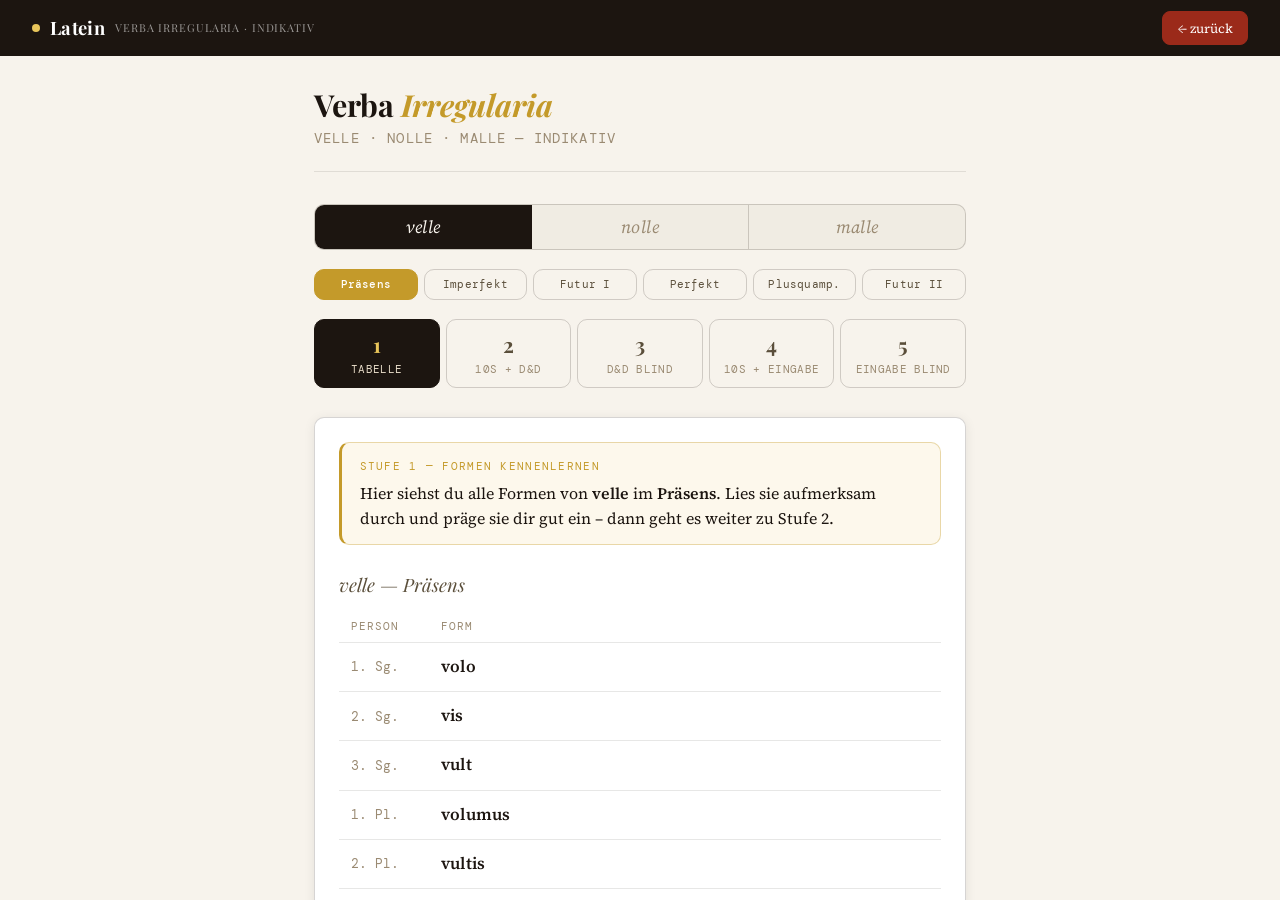
<file: lessons/verben-irregularia.html>
<!DOCTYPE html>
<html lang="de">
<head>
<meta charset="UTF-8">
<meta name="viewport" content="width=device-width, initial-scale=1.0">
<title>Latein · Verba Irregularia</title>
<link href="https://fonts.googleapis.com/css2?family=Playfair+Display:ital,wght@0,500;0,700;1,500&family=Source+Serif+4:ital,opsz,wght@0,8..60,300;0,8..60,400;0,8..60,600;1,8..60,300;1,8..60,400&family=DM+Mono:wght@400;500&display=swap" rel="stylesheet">
<link rel="stylesheet" href="../style.css">
<style>
/* ── VERB PAGE LAYOUT ── */
.verb-page {
  max-width: 700px;
  margin: 0 auto;
  padding: 2rem 1.5rem 4rem;
}

.verb-page-header {
  margin-bottom: 2rem;
  padding-bottom: 1.2rem;
  border-bottom: 1px solid var(--border);
}
.verb-page-header h2 {
  font-family: 'Playfair Display', serif;
  font-size: 1.9rem;
  font-weight: 700;
  color: var(--ink);
  line-height: 1.15;
}
.verb-page-header h2 em { font-style: italic; color: var(--gold); }
.verb-page-header p {
  font-size: 0.9rem;
  color: var(--ink3);
  margin-top: 3px;
  margin-bottom: 0;
  font-family: 'DM Mono', monospace;
  text-transform: uppercase;
  letter-spacing: 0.08em;
}

/* ── VERB TABS ── */
.verb-tabs {
  display: flex;
  gap: 0;
  border: 1px solid var(--border2);
  border-radius: var(--radius);
  overflow: hidden;
  margin-bottom: 1.2rem;
  background: var(--surface2);
}
.verb-tab {
  flex: 1; padding: 10px 0;
  font-family: 'Source Serif 4', serif; font-size: 1.1rem; font-style: italic;
  font-weight: 400;
  background: none; border: none; cursor: pointer; color: var(--ink3);
  transition: all 0.15s; letter-spacing: 0.02em;
}
.verb-tab:not(:last-child) { border-right: 1px solid var(--border2); }
.verb-tab.active { background: var(--ink); color: var(--bg); }
.verb-tab:hover:not(.active) { background: var(--border); color: var(--ink); }

/* ── TEMPUS GRID ── */
.tempus-row {
  display: grid;
  grid-template-columns: repeat(6, 1fr);
  gap: 6px;
  margin-bottom: 1.2rem;
}
.temp-btn {
  padding: 7px 4px; font-family: 'DM Mono', monospace; font-size: 0.7rem;
  background: none; border: 1px solid var(--border2);
  border-radius: var(--radius); cursor: pointer; color: var(--ink2);
  transition: all 0.15s; text-align: center; line-height: 1.3;
  letter-spacing: 0.02em;
}
.temp-btn.active {
  background: var(--gold); border-color: var(--gold); color: #fff; font-weight: 500;
}
.temp-btn:hover:not(.active) { background: var(--surface2); color: var(--ink); }

/* ── STUFEN ── */
.stufen-row {
  display: grid;
  grid-template-columns: repeat(5, 1fr);
  gap: 6px;
  margin-bottom: 1.8rem;
}
.stufe-btn {
  padding: 10px 4px; font-family: 'DM Mono', monospace; font-size: 0.68rem;
  background: none; border: 1px solid var(--border2);
  border-radius: var(--radius); cursor: pointer; color: var(--ink3);
  transition: all 0.15s; text-align: center; line-height: 1.4;
  letter-spacing: 0.03em; text-transform: uppercase;
}
.stufe-btn .snum {
  display: block; font-size: 1.3rem; font-family: 'Playfair Display', serif;
  color: var(--ink2); margin-bottom: 3px; font-weight: 700;
}
.stufe-btn.active { border-color: var(--ink); background: var(--ink); color: #e8dcc8; }
.stufe-btn.active .snum { color: var(--gold2); }
.stufe-btn.done { border-color: var(--green); }
.stufe-btn.done .snum { color: var(--green); }
.stufe-btn:hover:not(.active) { border-color: var(--ink3); color: var(--ink2); }

/* ── CONTENT AREA ── */
.verb-content {
  border: 1px solid var(--border2);
  border-radius: var(--radius);
  background: var(--surface);
  min-height: 300px;
  padding: 1.5rem;
  box-shadow: var(--shadow);
}

/* ── VERB TABLE ── */
.verb-table { width: 100%; border-collapse: collapse; }
.verb-table caption {
  font-family: 'Playfair Display', serif; font-style: italic; font-size: 1.15rem;
  color: var(--ink2); margin-bottom: 10px; caption-side: top; text-align: left;
}
.verb-table th {
  font-family: 'DM Mono', monospace; font-size: 0.67rem; text-transform: uppercase;
  letter-spacing: 0.1em; color: var(--ink3); padding: 6px 12px;
  border-bottom: 1px solid var(--border); text-align: left; font-weight: 400;
}
.verb-table td {
  padding: 9px 12px; border-bottom: 1px solid var(--border); font-size: 1.05rem;
}
.verb-table td:first-child {
  color: var(--ink3); font-size: 0.82rem; font-family: 'DM Mono', monospace; width: 90px;
}
.verb-table td:last-child { font-weight: 600; letter-spacing: 0.01em; }
.verb-table tr:last-child td { border-bottom: none; }

/* ── TIMER ── */
.timer-wrap { margin-bottom: 14px; }
.timer-label {
  font-family: 'DM Mono', monospace; font-size: 0.72rem; color: var(--ink3);
  margin-bottom: 6px; display: flex; justify-content: space-between;
}
.timer-track { height: 3px; background: var(--surface2); border-radius: 99px; overflow: hidden; }
.timer-fill {
  height: 100%; width: 100%;
  background: linear-gradient(90deg, var(--gold), var(--gold2));
  border-radius: 99px; transition: width 0.1s linear;
}

/* ── DRAG AND DROP ── */
.drag-pool {
  display: flex; flex-wrap: wrap; gap: 8px; margin-bottom: 16px;
  min-height: 44px; padding: 10px;
  border: 1.5px dashed var(--border2); border-radius: var(--radius);
  background: var(--bg);
}
.drag-chip {
  padding: 5px 14px; background: var(--surface); border: 1.5px solid var(--border2);
  border-radius: 99px; cursor: grab; font-family: 'Source Serif 4', serif; font-size: 1rem;
  font-weight: 600; color: var(--ink); user-select: none; transition: all 0.13s;
}
.drag-chip:hover { border-color: var(--gold); background: #fffdf5; }
.drag-chip.dragging { opacity: 0.35; }
.drag-chip.correct { background: #edf7ed; border-color: var(--green); color: var(--green); cursor: default; }
.drag-chip.wrong { background: #fdf0ee; border-color: var(--red); color: var(--red); }

.drop-table { width: 100%; border-collapse: collapse; }
.drop-table td { padding: 7px 10px; border-bottom: 1px solid var(--border); vertical-align: middle; }
.drop-table td:first-child {
  font-family: 'DM Mono', monospace; font-size: 0.8rem; color: var(--ink3); width: 90px;
}
.drop-zone {
  min-width: 130px; min-height: 34px; border: 1.5px dashed var(--border2);
  border-radius: var(--radius); padding: 4px 10px; display: inline-flex;
  align-items: center; font-family: 'Source Serif 4', serif; font-size: 1rem;
  font-weight: 600; transition: all 0.13s; color: var(--ink3);
}
.drop-zone.over { border-color: var(--gold); background: #fffdf5; }
.drop-zone.filled { border-style: solid; border-color: var(--border2); color: var(--ink); }
.drop-zone.correct { border-color: var(--green); background: #edf7ed; color: var(--green); }
.drop-zone.wrong { border-color: var(--red); background: #fdf0ee; color: var(--red); }

/* ── INPUT MODE ── */
.input-table { width: 100%; border-collapse: collapse; }
.input-table td { padding: 7px 10px; border-bottom: 1px solid var(--border); }
.input-table td:first-child {
  font-family: 'DM Mono', monospace; font-size: 0.8rem; color: var(--ink3); width: 90px;
}
.input-table input {
  font-family: 'Source Serif 4', serif; font-size: 1rem; font-weight: 600;
  border: 1.5px solid var(--border2); border-radius: 8px; padding: 6px 10px;
  background: var(--surface2); color: var(--ink); width: 190px; outline: none;
  transition: border-color 0.13s;
}
.input-table input:focus { border-color: var(--gold); background: var(--surface); }
.input-table input.correct { border-color: var(--green); background: #edf7ed; color: var(--green); }
.input-table input.wrong { border-color: var(--red); background: #fdf0ee; color: var(--red); }
.input-table .hint {
  font-size: 0.82rem; color: var(--red); margin-left: 8px; font-style: italic;
  font-family: 'Source Serif 4', serif;
}

/* ── ACTIONS ── */
.verb-actions { display: flex; gap: 8px; margin-top: 16px; align-items: center; flex-wrap: wrap; }
.vbtn {
  display: inline-flex; align-items: center; gap: 6px;
  padding: 0.6rem 1.2rem; border-radius: 8px;
  font-family: 'Source Serif 4', serif; font-size: 14px;
  cursor: pointer; border: 1.5px solid transparent; transition: all 0.13s;
}
.vbtn-primary { background: var(--ink); color: var(--bg); border-color: var(--ink); }
.vbtn-primary:hover { background: #2e2820; }
.vbtn-ghost { background: var(--surface); color: var(--ink2); border-color: var(--border2); }
.vbtn-ghost:hover { border-color: var(--ink3); background: var(--surface2); color: var(--ink); }
.vbtn-gold { background: var(--gold); border-color: var(--gold); color: #fff; }
.vbtn-gold:hover { background: #b8962e; }
.vbtn-red { background: var(--red); border-color: var(--red); color: #fff; }
.vbtn-red:hover { background: var(--red2); }

/* ── FEEDBACK ── */
.verb-feedback {
  display: flex; align-items: center; gap: 10px; margin-top: 14px;
  padding: 10px 14px; border-radius: var(--radius); font-size: 0.9rem;
}
.verb-feedback.ok { background: #edf7ed; border: 1px solid #aad4a7; color: var(--green); }
.verb-feedback.err { background: #fdf0ee; border: 1px solid #f0b8ad; color: var(--red); }
.verb-score {
  font-family: 'DM Mono', monospace; font-size: 0.78rem; margin-left: auto;
  padding: 3px 10px; border-radius: 99px; background: rgba(0,0,0,0.07);
}

/* ── SECTION HEADER ── */
.vsection-header {
  display: flex; justify-content: space-between; align-items: baseline;
  margin-bottom: 14px;
}
.vsection-label {
  font-family: 'DM Mono', monospace; font-size: 0.72rem;
  text-transform: uppercase; letter-spacing: 0.1em; color: var(--ink3);
}
.vsection-hint { font-size: 0.85rem; color: var(--ink3); font-style: italic; }

/* ── TASK BOX ── */
.task-box {
  background: #fdf8ec;
  border: 1px solid rgba(196,154,42,0.35);
  border-left: 3px solid var(--gold);
  border-radius: var(--radius);
  padding: 0.85rem 1.1rem;
  margin-bottom: 1.4rem;
}
.task-box .task-label {
  font-family: 'DM Mono', monospace;
  font-size: 0.67rem;
  text-transform: uppercase;
  letter-spacing: 0.12em;
  color: var(--gold);
  margin-bottom: 5px;
}
.task-box .task-text {
  font-family: 'Source Serif 4', serif;
  font-size: 1rem;
  color: var(--ink);
  line-height: 1.55;
  margin: 0;
}
.task-box .task-text strong { font-weight: 600; color: var(--ink); }

/* ── DONE STATES: TEMPUS + VERB TABS ── */
.temp-btn.done { border-color: var(--green); color: var(--green); }
.temp-btn.done.active { background: var(--green); border-color: var(--green); color: #fff; }
.temp-btn.done .tbcheck { font-style: normal; }

.verb-tab.done:not(.active) { color: var(--green); }
.verb-tab.done .vtcheck { font-style: normal; color: var(--green); margin-right: 3px; }
.verb-tab.done.active .vtcheck { color: var(--gold2); }

/* ── WIN SCREEN ── */
.win-screen { text-align: center; padding: 3rem 1rem; }
.win-stars { font-size: 3rem; letter-spacing: 0.1em; margin-bottom: 1rem; }
.win-screen h2 {
  font-family: 'Playfair Display', serif; font-size: 2rem; font-weight: 700;
  font-style: italic; color: var(--gold); margin-bottom: 0.4rem;
}
.win-screen p { color: var(--ink2); font-size: 1rem; margin-bottom: 1.5rem; }

@media (max-width: 600px) {
  .tempus-row { grid-template-columns: repeat(3, 1fr); }
  .verb-page { padding: 1.2rem 1rem 3rem; }
}
</style>
</head>
<body>
<canvas id="confetti-canvas" style="position:fixed;top:0;left:0;width:100%;height:100%;pointer-events:none;z-index:999;"></canvas>

<div class="shell" id="app-shell">
  <!-- TOP BAR -->
  <div class="topbar">
    <div class="topbar-title">
      <span class="dot"></span>
      Latein
      <span class="topbar-sub">Verba Irregularia · Indikativ</span>
    </div>
    <button class="btn btn-red" onclick="location.href='../index.html'" style="margin-left:12px;padding:0.45rem 0.9rem;font-size:13px;">← zurück</button>
  </div>

  <!-- CONTENT SCROLL AREA -->
  <div style="flex:1;overflow-y:auto;">
    <div class="verb-page">
      <div class="verb-page-header">
        <h2>Verba <em>Irregularia</em></h2>
        <p>velle · nolle · malle — Indikativ</p>
      </div>

      <div class="verb-tabs" id="verbTabs"></div>
      <div class="tempus-row" id="tempusRow"></div>
      <div class="stufen-row" id="stufenRow"></div>
      <div class="verb-content" id="content"></div>
    </div>
  </div>
</div>

<script>
/* ── DATA ── */
const VERBS = ["velle", "nolle", "malle"];
const TEMPORA = ["Präsens", "Imperfekt", "Futur I", "Perfekt", "Plusquamp.", "Futur II"];
const PERSONS = ["1. Sg.", "2. Sg.", "3. Sg.", "1. Pl.", "2. Pl.", "3. Pl."];

const FORMS = {
  velle: {
    "Präsens":    ["volo","vis","vult","volumus","vultis","volunt"],
    "Imperfekt":  ["volebam","volebas","volebat","volebamus","volebatis","volebant"],
    "Futur I":    ["volam","voles","volet","volemus","voletis","volent"],
    "Perfekt":    ["volui","voluisti","voluit","voluimus","voluistis","voluerunt"],
    "Plusquamp.": ["volueram","volueras","voluerat","volueramus","volueratis","voluerant"],
    "Futur II":   ["voluero","volueris","voluerit","voluerimus","volueritis","voluerint"]
  },
  nolle: {
    "Präsens":    ["nolo","non vis","non vult","nolumus","non vultis","nolunt"],
    "Imperfekt":  ["nolebam","nolebas","nolebat","nolebamus","nolebatis","nolebant"],
    "Futur I":    ["nolam","noles","nolet","nolemus","noletis","nolent"],
    "Perfekt":    ["nolui","noluisti","noluit","noluimus","noluistis","noluerunt"],
    "Plusquamp.": ["nolueram","nolueras","noluerat","nolueramus","nolueratis","noluerant"],
    "Futur II":   ["noluero","nolueris","noluerit","noluerimus","nolueritis","noluerint"]
  },
  malle: {
    "Präsens":    ["malo","mavis","mavult","malumus","mavultis","malunt"],
    "Imperfekt":  ["malebam","malebas","malebat","malebamus","malebatis","malebant"],
    "Futur I":    ["malam","males","malet","malemus","maletis","malent"],
    "Perfekt":    ["malui","maluisti","maluit","maluimus","maluistis","maluerunt"],
    "Plusquamp.": ["malueram","malueras","maluerat","malueramus","malueratis","maluerant"],
    "Futur II":   ["maluero","malueris","maluerit","maluerimus","malueritis","maluerint"]
  }
};

const FAKES = ["velle","nolle","malam","nolis","velit","malis","volam","nolueram",
               "maluistis","volebas","mallet","vellet","nollet","voluerit","mavelim","nolite"];

/* ── STATE ── */
let verb = "velle", temp = "Präsens", stufe = 1;
let timerInterval = null;
let doneMap = {};

function doneKey() { return verb + "_" + temp + "_" + stufe; }
function isTempusDone(v, t) { return [1,2,3,4,5].every(s => doneMap[v + "_" + t + "_" + s]); }
function isVerbDone(v)       { return TEMPORA.every(t => isTempusDone(v, t)); }

/* ── BUILD UI ── */
function buildTabs() {
  document.getElementById('verbTabs').innerHTML = VERBS.map(v => {
    const done = isVerbDone(v);
    const active = v === verb;
    const check = done ? `<span class="vtcheck">✓</span>` : '';
    return `<button class="verb-tab${active ? ' active' : ''}${done ? ' done' : ''}" onclick="setVerb('${v}')">${check}${v}</button>`;
  }).join('');
}

function buildTempora() {
  document.getElementById('tempusRow').innerHTML = TEMPORA.map(t => {
    const done = isTempusDone(verb, t);
    const active = t === temp;
    const check = done ? `<span class="tbcheck">✓ </span>` : '';
    return `<button class="temp-btn${active ? ' active' : ''}${done ? ' done' : ''}" onclick="setTemp('${t}')">${check}${t}</button>`;
  }).join('');
}

const STUFE_LABELS = ["Tabelle", "10s + D&D", "D&D blind", "10s + Eingabe", "Eingabe blind"];
function buildStufen() {
  document.getElementById('stufenRow').innerHTML = [1,2,3,4,5].map(i => {
    const key = verb + "_" + temp + "_" + i;
    const done = doneMap[key];
    const active = i === stufe;
    return `<button class="stufe-btn${active ? ' active' : ''}${done ? ' done' : ''}" onclick="setStufe(${i})">
      <span class="snum">${done && !active ? '✓' : i}</span>${STUFE_LABELS[i-1]}
    </button>`;
  }).join('');
}

function setVerb(v)  { clearTimer(); verb = v; buildTabs(); buildTempora(); buildStufen(); render(); }
function setTemp(t)  { clearTimer(); temp = t; buildTempora(); buildStufen(); render(); }
function setStufe(s) { clearTimer(); stufe = s; buildStufen(); render(); }

/* ── RENDER DISPATCHER ── */
function render() {
  clearTimer();
  const c = document.getElementById('content');
  c.innerHTML = '';
  if (stufe === 1)      renderView(c);
  else if (stufe === 2) renderCountdownThenDrag(c);
  else if (stufe === 3) renderDrag(c);
  else if (stufe === 4) renderCountdownThenInput(c);
  else                  renderInput(c);
}

/* ── STUFE 1: TABLE VIEW ── */
function renderView(c) {
  c.innerHTML = `
    <div class="task-box">
      <div class="task-label">Stufe 1 — Formen kennenlernen</div>
      <p class="task-text">Hier siehst du alle Formen von <strong>${verb}</strong> im <strong>${temp}</strong>. Lies sie aufmerksam durch und präge sie dir gut ein – dann geht es weiter zu Stufe 2.</p>
    </div>
    ${tableHTML(getRows())}
    <div class="verb-actions">
      <button class="vbtn vbtn-gold" onclick="doneMap[doneKey()]=true;buildStufen();setStufe(2)">
        Weiter zu Stufe 2 →
      </button>
    </div>`;
}

/* ── STUFE 2 / 4: COUNTDOWN ── */
function renderCountdownThenDrag(c) {
  c.innerHTML = `
    <div class="task-box">
      <div class="task-label">Stufe 2 — Einprägen & zuordnen</div>
      <p class="task-text">Du hast <strong>10 Sekunden</strong>, um dir die Formen nochmals einzuprägen. Danach ziehst du die richtigen Formen per <strong>Drag & Drop</strong> in die passende Zeile.</p>
    </div>
    <div class="timer-wrap">
      <div class="timer-label"><span>Noch Zeit zum Einprägen …</span><span id="tsec">10</span></div>
      <div class="timer-track"><div class="timer-fill" id="tfill"></div></div>
    </div>
    ${tableHTML(getRows())}`;
  startTimer(10, () => renderDrag(c, true));
}

function renderCountdownThenInput(c) {
  c.innerHTML = `
    <div class="task-box">
      <div class="task-label">Stufe 4 — Einprägen & eintippen</div>
      <p class="task-text">Du hast <strong>10 Sekunden</strong>, um dir die Formen ein letztes Mal anzusehen. Danach tippst du alle Formen selbst in die Felder ein.</p>
    </div>
    <div class="timer-wrap">
      <div class="timer-label"><span>Noch Zeit zum Einprägen …</span><span id="tsec">10</span></div>
      <div class="timer-track"><div class="timer-fill" id="tfill"></div></div>
    </div>
    ${tableHTML(getRows())}`;
  startTimer(10, () => renderInput(c, true));
}

/* ── DRAG AND DROP ── */
let draggedChip = null;
let dropZoneData = {};

function renderDrag(c, fromCountdown) {
  const rows = getRows();
  const correct = rows.map(r => r[1]);
  let pool = [...correct];
  let fi = 0;
  while (pool.length < correct.length + 4 && fi < FAKES.length) {
    if (!pool.includes(FAKES[fi])) pool.push(FAKES[fi]);
    fi++;
  }
  pool = shuffle(pool);
  dropZoneData = {};

  const chips = pool.map((f, i) =>
    `<div class="drag-chip" draggable="true" data-form="${f}" id="chip_${i}">${f}</div>`
  ).join('');
  const dropRows = rows.map((r, i) => `
    <tr>
      <td>${r[0]}</td>
      <td><div class="drop-zone" id="dz_${i}" data-index="${i}">—</div></td>
    </tr>`).join('');
  const repeatBtn = fromCountdown ? `<button class="vbtn vbtn-red" onclick="renderCountdownThenDrag(document.getElementById('content'))"><svg width="14" height="14" viewBox="0 0 24 24" fill="none" stroke="currentColor" stroke-width="2.5" stroke-linecap="round" stroke-linejoin="round" style="flex-shrink:0"><polyline points="1 4 1 10 7 10"></polyline><path d="M3.51 15a9 9 0 1 0 .49-3.51"></path></svg> Nochmal anschauen</button>` : '';

  c.innerHTML = `
    <div class="task-box">
      <div class="task-label">Stufe 3 — Formen zuordnen (ohne Vorlage)</div>
      <p class="task-text">Jetzt ohne Spickzettel: Ziehe jede Form per <strong>Drag & Drop</strong> in die richtige Zeile. Falsch platzierte Formen werden beim Auswerten markiert.</p>
    </div>
    <div class="drag-pool" id="dragPool">${chips}</div>
    <table class="drop-table"><tbody>${dropRows}</tbody></table>
    <div class="verb-actions">
      <button class="vbtn vbtn-primary" onclick="checkDrag()">Auswerten</button>
      <button class="vbtn vbtn-ghost" onclick="renderDrag(document.getElementById('content'))">Zurücksetzen</button>
      ${repeatBtn}
    </div>
    <div id="feedbackBar"></div>`;
  setupDragEvents();
}

function setupDragEvents() {
  document.querySelectorAll('.drag-chip').forEach(chip => {
    chip.addEventListener('dragstart', e => {
      draggedChip = chip;
      chip.classList.add('dragging');
      e.dataTransfer.effectAllowed = 'move';
    });
    chip.addEventListener('dragend', () => { draggedChip = null; chip.classList.remove('dragging'); });
  });
  document.querySelectorAll('.drop-zone').forEach(zone => {
    zone.addEventListener('dragover', e => { e.preventDefault(); zone.classList.add('over'); });
    zone.addEventListener('dragleave', () => zone.classList.remove('over'));
    zone.addEventListener('drop', e => {
      e.preventDefault();
      zone.classList.remove('over');
      if (!draggedChip) return;
      const idx = parseInt(zone.dataset.index);
      const form = draggedChip.dataset.form;
      if (dropZoneData[idx]) {
        const oldForm = dropZoneData[idx];
        const oldChip = document.querySelector(`.drag-chip[data-form="${oldForm}"]`);
        if (oldChip) document.getElementById('dragPool').appendChild(oldChip);
      }
      dropZoneData[idx] = form;
      zone.textContent = form;
      zone.classList.add('filled');
      draggedChip.remove();
    });
  });
  const pool = document.getElementById('dragPool');
  pool.addEventListener('dragover', e => e.preventDefault());
  pool.addEventListener('drop', e => {
    e.preventDefault();
    if (!draggedChip) return;
    const idx = Object.keys(dropZoneData).find(k => dropZoneData[k] === draggedChip.dataset.form);
    if (idx !== undefined) {
      delete dropZoneData[idx];
      const zone = document.getElementById('dz_' + idx);
      zone.textContent = '—';
      zone.classList.remove('filled');
    }
    pool.appendChild(draggedChip);
  });
}

function checkDrag() {
  const rows = getRows();
  let correct = 0;
  rows.forEach((r, i) => {
    const zone = document.getElementById('dz_' + i);
    if (!zone) return;
    if (dropZoneData[i] === r[1]) {
      zone.classList.add('correct'); zone.classList.remove('wrong'); correct++;
    } else {
      zone.classList.add('wrong'); zone.classList.remove('correct');
    }
  });
  showFeedback(correct, rows.length);
  if (correct === rows.length) markDone();
}

/* ── INPUT MODE ── */
function renderInput(c, fromCountdown) {
  const rows = getRows();
  const inputRows = rows.map((r, i) => `
    <tr>
      <td>${r[0]}</td>
      <td>
        <input type="text" id="inp_${i}" placeholder="…"
               autocomplete="off" autocorrect="off" spellcheck="false" autocapitalize="off">
      </td>
      <td><span class="hint" id="hint_${i}"></span></td>
    </tr>`).join('');
  const repeatBtn = fromCountdown ? `<button class="vbtn vbtn-red" onclick="renderCountdownThenInput(document.getElementById('content'))"><svg width="14" height="14" viewBox="0 0 24 24" fill="none" stroke="currentColor" stroke-width="2.5" stroke-linecap="round" stroke-linejoin="round" style="flex-shrink:0"><polyline points="1 4 1 10 7 10"></polyline><path d="M3.51 15a9 9 0 1 0 .49-3.51"></path></svg> Nochmal anschauen</button>` : '';

  c.innerHTML = `
    <div class="task-box">
      <div class="task-label">Stufe 5 — Formen eintippen (ohne Vorlage)</div>
      <p class="task-text">Die letzte Prüfung – ganz ohne Hilfe: Tippe alle Formen aus dem Gedächtnis in die Felder. Mit <strong>Enter</strong> springst du zur nächsten Zeile.</p>
    </div>
    <table class="input-table"><tbody>${inputRows}</tbody></table>
    <div class="verb-actions">
      <button class="vbtn vbtn-primary" onclick="checkInput()">Auswerten</button>
      <button class="vbtn vbtn-ghost" onclick="renderInput(document.getElementById('content'))">Zurücksetzen</button>
      ${repeatBtn}
    </div>
    <div id="feedbackBar"></div>`;
  document.getElementById('inp_0').focus();
  rows.forEach((_, i) => {
    document.getElementById('inp_' + i).addEventListener('keydown', e => {
      if (e.key === 'Enter') {
        const next = document.getElementById('inp_' + (i + 1));
        if (next) next.focus(); else checkInput();
      }
    });
  });
}

function checkInput() {
  const rows = getRows();
  let correct = 0;
  rows.forEach((r, i) => {
    const inp  = document.getElementById('inp_' + i);
    const hint = document.getElementById('hint_' + i);
    if (!inp) return;
    const val = inp.value.trim().toLowerCase();
    if (val === r[1].toLowerCase()) {
      inp.classList.add('correct'); inp.classList.remove('wrong');
      if (hint) hint.textContent = ''; correct++;
    } else {
      inp.classList.add('wrong'); inp.classList.remove('correct');
      if (hint) hint.textContent = '→ ' + r[1];
    }
  });
  showFeedback(correct, rows.length);
  if (correct === rows.length) markDone();
}

/* ── FEEDBACK ── */
function showFeedback(correct, total) {
  const bar = document.getElementById('feedbackBar');
  if (!bar) return;
  if (correct === total) {
    bar.innerHTML = `<div class="verb-feedback ok">✓ Alle ${total} Formen richtig! <span class="verb-score">${total}/${total}</span></div>`;
  } else {
    bar.innerHTML = `<div class="verb-feedback err">✗ ${correct} von ${total} richtig — markierte Formen prüfen <span class="verb-score">${correct}/${total}</span></div>`;
  }
}

/* ── MARK DONE + WIN ── */
function markDone() {
  doneMap[doneKey()] = true;
  buildStufen();
  buildTempora();
  buildTabs();
  const allDone = [1,2,3,4,5].every(s => doneMap[verb + "_" + temp + "_" + s]);
  if (allDone) {
    setTimeout(() => { showWin(); startConfetti(); }, 600);
    return;
  }
  if (stufe < 5) {
    const actions = document.querySelector('.verb-actions');
    if (actions && !document.getElementById('nextBtn')) {
      const nb = document.createElement('button');
      nb.className = 'vbtn vbtn-gold'; nb.id = 'nextBtn';
      nb.textContent = 'Weiter zu Stufe ' + (stufe + 1) + ' →';
      nb.onclick = () => setStufe(stufe + 1);
      actions.appendChild(nb);
    }
  }
}

function showWin() {
  document.getElementById('content').innerHTML = `
    <div class="win-screen">
      <div class="win-stars">★ ★ ★</div>
      <h2>Perfecto!</h2>
      <p>Du hast <em>${verb}</em> im ${temp} auf allen fünf Stufen gemeistert.</p>
      <div style="display:flex;gap:10px;justify-content:center;flex-wrap:wrap">
        <button class="vbtn vbtn-gold" onclick="nextTempus()">Nächstes Tempus →</button>
        <button class="vbtn vbtn-ghost" onclick="setStufe(1)">Nochmals üben</button>
      </div>
    </div>`;
}

function nextTempus() {
  clearTimer();
  const idx = TEMPORA.indexOf(temp);
  temp = TEMPORA[(idx + 1) % TEMPORA.length];
  stufe = 1;
  buildTempora(); buildStufen(); render();
}

/* ── TIMER ── */
function startTimer(secs, cb) {
  clearTimer();
  let elapsed = 0;
  const total = secs * 10;
  timerInterval = setInterval(() => {
    elapsed++;
    const pct = Math.max(0, 100 - (elapsed / total) * 100);
    const fill = document.getElementById('tfill');
    const sec  = document.getElementById('tsec');
    if (fill) fill.style.width = pct + '%';
    if (sec)  sec.textContent = Math.ceil((total - elapsed) / 10);
    if (elapsed >= total) { clearTimer(); cb(); }
  }, 100);
}
function clearTimer() { if (timerInterval) { clearInterval(timerInterval); timerInterval = null; } }

/* ── HELPERS ── */
function getRows() { return PERSONS.map((p, i) => [p, FORMS[verb][temp][i]]); }

function tableHTML(rows) {
  return `<table class="verb-table">
    <caption>${verb} — ${temp}</caption>
    <thead><tr><th>Person</th><th>Form</th></tr></thead>
    <tbody>${rows.map(r => `<tr><td>${r[0]}</td><td>${r[1]}</td></tr>`).join('')}</tbody>
  </table>`;
}

function shuffle(arr) { return arr.sort(() => Math.random() - 0.5); }

/* ── CONFETTI ── */
function startConfetti() {
  const canvas = document.getElementById('confetti-canvas');
  const ctx = canvas.getContext('2d');
  canvas.width = window.innerWidth; canvas.height = window.innerHeight;
  const COLORS = ['#c49a2a','#e8c55a','#2a6640','#9b2a1a','#3a86ff','#a89060','#f4c842'];
  const pieces = Array.from({length: 130}, () => ({
    x: Math.random() * canvas.width,
    y: Math.random() * canvas.height - canvas.height,
    w: 8 + Math.random() * 8, h: 4 + Math.random() * 5,
    angle: Math.random() * Math.PI * 2, spin: (Math.random() - 0.5) * 0.2,
    vy: 2 + Math.random() * 3, vx: (Math.random() - 0.5) * 2,
    color: COLORS[Math.floor(Math.random() * COLORS.length)], alpha: 1
  }));
  let frame = 0;
  function draw() {
    ctx.clearRect(0, 0, canvas.width, canvas.height);
    let alive = false;
    pieces.forEach(p => {
      p.y += p.vy; p.x += p.vx; p.angle += p.spin;
      if (frame > 120) p.alpha = Math.max(0, p.alpha - 0.012);
      if (p.alpha > 0 && p.y < canvas.height + 20) alive = true;
      ctx.save();
      ctx.translate(p.x, p.y); ctx.rotate(p.angle);
      ctx.globalAlpha = p.alpha; ctx.fillStyle = p.color;
      ctx.fillRect(-p.w / 2, -p.h / 2, p.w, p.h);
      ctx.restore();
    });
    frame++;
    if (alive) requestAnimationFrame(draw);
    else ctx.clearRect(0, 0, canvas.width, canvas.height);
  }
  draw();
}

/* ── INIT ── */
buildTabs(); buildTempora(); buildStufen(); render();
</script>
</body>
</html>
</file>
<file: style.css>
:root {
  --bg: #f7f3ec;
  --surface: #ffffff;
  --surface2: #f0ece3;
  --ink: #1c1510;
  --ink2: #5a4e3a;
  --ink3: #9a8a72;
  --red: #9b2a1a;
  --red2: #c24130;
  --gold: #c49a2a;
  --gold2: #e8c55a;
  --green: #2a6640;
  --green2: #3d8f58;
  --blue: #1e3f6e;
  --blue2: #2e5fa0;
  --border: rgba(28,21,16,0.1);
  --border2: rgba(28,21,16,0.18);
  --shadow: 0 2px 12px rgba(28,21,16,0.08);
  --shadow2: 0 8px 32px rgba(28,21,16,0.12);
  --radius: 10px;
}

*, *::before, *::after { box-sizing: border-box; margin: 0; padding: 0; }

body {
  background: var(--bg);
  color: var(--ink);
  font-family: 'Source Serif 4', serif;
  min-height: 100vh;
  font-size: 16px;
  /* größerer Zeilenabstand für bessere Lesbarkeit */
  line-height: 1.8;
}

/* allgemein etwas Abstand zwischen Absätzen */
p { margin-bottom: 1rem; }

/* ── START SCREEN ── */
.start-screen {
  min-height: 100vh;
  display: grid;
  place-items: center;
  padding: 2rem 1rem;
  background:
    radial-gradient(circle at 20% 15%, rgba(196,154,42,0.2), transparent 38%),
    radial-gradient(circle at 85% 80%, rgba(30,63,110,0.16), transparent 42%),
    linear-gradient(155deg, #f9f5ee 0%, #efe8dc 55%, #e7decf 100%);
}

.start-card {
  width: min(560px, 100%);
  background: rgba(255,255,255,0.9);
  border: 1px solid var(--border2);
  border-radius: 16px;
  padding: 2rem;
  box-shadow: var(--shadow2);
}

.start-kicker {
  font-family: 'DM Mono', monospace;
  font-size: 11px;
  letter-spacing: 0.12em;
  text-transform: uppercase;
  color: var(--ink3);
  margin-bottom: 0.5rem;
}

.start-card h1 {
  font-family: 'Playfair Display', serif;
  font-size: clamp(1.9rem, 4vw, 2.5rem);
  line-height: 1.15;
  margin-bottom: 1.5rem;
}

.menu-group { margin-bottom: 0.9rem; }

.course-menu {
  margin-bottom: 0.9rem;
}

.course-menu > summary {
  list-style: none;
}

.course-menu > summary::-webkit-details-marker {
  display: none;
}

.menu-btn {
  width: 100%;
  border-radius: 12px;
  border: 1px solid var(--border2);
  background: var(--surface);
  color: var(--ink);
  font-family: 'Source Serif 4', serif;
  font-size: 1rem;
  text-align: left;
  cursor: pointer;
  transition: border-color 0.15s, background 0.15s, transform 0.15s;
}

.menu-btn-main {
  padding: 0.9rem 1rem;
  font-weight: 600;
  position: relative;
}

.menu-btn-main::after {
  content: '▾';
  position: absolute;
  right: 1rem;
  color: var(--ink3);
  transition: transform 0.2s ease;
}

.menu-btn-main.expanded::after { transform: rotate(180deg); }
.course-menu[open] .menu-btn-main::after { transform: rotate(180deg); }

.menu-btn-main:hover {
  border-color: var(--gold);
  background: #fffdf8;
}

.submenu {
  display: block;
  margin-top: 0.5rem;
  padding: 0.55rem;
  border-radius: 12px;
  border: 1px solid var(--border);
  background: #f9f4eb;
}

.menu-btn-sub {
  padding: 0.7rem 0.9rem;
  margin-bottom: 0.45rem;
}

.menu-btn-sub:last-child { margin-bottom: 0; }

.menu-btn-sub:hover {
  border-color: var(--red);
  background: #fff0ec;
}

.submenu-empty {
  margin: 0;
  padding: 0.35rem 0.4rem;
  color: var(--ink2);
  font-style: italic;
}

/* ── GRAMMAR SUB-GROUP (nested details inside .submenu) ── */
.submenu-group {
  margin-top: 0.45rem;
  margin-bottom: 0.45rem;
}
.submenu-group > summary {
  list-style: none;
}
.submenu-group > summary::-webkit-details-marker { display: none; }

.menu-btn-group {
  font-style: italic;
  font-weight: 400;
  color: var(--ink2);
  background: rgba(28,21,16,0.04);
  border-color: var(--border);
  position: relative;
  padding: 0.6rem 0.9rem;
  margin-bottom: 0;
}
.menu-btn-group::after {
  content: '▾';
  position: absolute;
  right: 1rem;
  font-style: normal;
  color: var(--ink3);
  transition: transform 0.2s ease;
}
.submenu-group[open] .menu-btn-group::after { transform: rotate(180deg); }
.menu-btn-group:hover {
  border-color: var(--gold);
  background: #fffdf8;
  color: var(--ink);
}

.submenu-nested {
  margin-top: 0.35rem;
  padding: 0.4rem;
  border-radius: 10px;
  border: 1px solid var(--border);
  background: rgba(28,21,16,0.025);
}

/* ── APP SHELL ── */
.shell { display: flex; flex-direction: column; height: 100vh; overflow: hidden; }

/* ── TOP BAR ── */
.topbar {
  background: var(--ink);
  color: #fff;
  display: flex;
  align-items: center;
  justify-content: space-between;
  padding: 0 2rem;
  height: 56px;
  flex-shrink: 0;
  position: relative;
  z-index: 10;
}
.topbar-title {
  font-family: 'Playfair Display', serif;
  font-size: 1.15rem;
  font-weight: 700;
  letter-spacing: 0.02em;
  display: flex;
  align-items: center;
  gap: 10px;
}
.topbar-title .dot { width: 8px; height: 8px; background: var(--gold2); border-radius: 50%; display: inline-block; }
.topbar-sub { font-size: 11px; font-weight: 300; opacity: 0.55; letter-spacing: 0.08em; text-transform: uppercase; }

/* ── TAB NAV ── */
.tabnav {
  background: var(--ink);
  display: flex;
  border-top: 1px solid rgba(255,255,255,0.08);
  flex-shrink: 0;
}
.tabbtn {
  flex: 1;
  padding: 0 1rem;
  height: 44px;
  border: none;
  background: none;
  color: rgba(255,255,255,0.45);
  font-family: 'Source Serif 4', serif;
  font-size: 13px;
  font-weight: 400;
  cursor: pointer;
  display: flex;
  align-items: center;
  justify-content: center;
  gap: 7px;
  transition: color 0.15s, background 0.15s;
  border-bottom: 2px solid transparent;
  letter-spacing: 0.02em;
}
.tabnum {
  width: 20px; height: 20px; border-radius: 50%;
  background: rgba(255,255,255,0.1);
  display: flex; align-items: center; justify-content: center;
  font-family: 'DM Mono', monospace; font-size: 10px;
  transition: background 0.15s;
}
.tabbtn:hover { color: rgba(255,255,255,0.75); }
.tabbtn.active {
  color: #fff;
  border-bottom-color: var(--gold2);
}
.tabbtn.active .tabnum { background: var(--gold2); color: var(--ink); }

/* ── PANELS ── */
.panels { flex: 1; overflow: hidden; position: relative; }
.panel { display: none; height: 100%; overflow-y: auto; }
.panel.active { display: block; }

/* ── VOCAB LIST ── */
.vocab-header {
  display: flex; align-items: flex-end; justify-content: space-between;
  margin-bottom: 1.5rem; flex-wrap: wrap; gap: 1rem;
}
.vocab-title {
  font-family: 'Playfair Display', serif;
  font-size: 1.8rem;
  font-weight: 700;
  color: var(--ink);
  line-height: 1.1;
}
.vocab-count {
  background: var(--ink);
  color: var(--gold2);
  padding: 4px 12px;
  border-radius: 99px;
  font-family: 'DM Mono', monospace;
  font-size: 12px;
}

.vocab-filter {
  display: flex; gap: 8px; margin-bottom: 1.2rem; flex-wrap: wrap;
}
.filter-chip {
  padding: 5px 13px; border-radius: 99px;
  border: 1.5px solid var(--border2);
  background: var(--surface);
  font-family: 'Source Serif 4', serif; font-size: 12px;
  cursor: pointer; color: var(--ink2); transition: all 0.13s;
}
.filter-chip:hover { border-color: var(--red); color: var(--red); }
.filter-chip.on { background: var(--red); border-color: var(--red); color: #fff; }

.search-row { position: relative; margin-bottom: 1.5rem; }
.search-input {
  width: 100%; padding: 0.65rem 1rem 0.65rem 2.5rem;
  border: 1.5px solid var(--border2); border-radius: var(--radius);
  background: var(--surface); font-family: 'Source Serif 4', serif; font-size: 14px;
  color: var(--ink); outline: none; transition: border-color 0.13s;
}
.search-input:focus { border-color: var(--gold); }
.search-icon { position: absolute; left: 10px; top: 50%; transform: translateY(-50%); color: var(--ink3); font-size: 14px; pointer-events: none; }

.vocab-table { width: 100%; border-collapse: collapse; }
.vocab-table th {
  text-align: left; font-family: 'DM Mono', monospace; font-size: 10px;
  letter-spacing: 0.1em; text-transform: uppercase; color: var(--ink3);
  padding: 0 12px 8px; border-bottom: 2px solid var(--border);
}
.vocab-table td {
  padding: 11px 12px; border-bottom: 1px solid var(--border);
  vertical-align: top; line-height: 1.5;
}
.vocab-table tr:last-child td { border-bottom: none; }
.vocab-table tr:hover td { background: var(--surface2); }
.vocab-lat {
  font-family: 'Playfair Display', serif; font-size: 1rem; font-weight: 500;
  color: var(--red);
}
.vocab-de { font-size: 14px; color: var(--ink); }
.vocab-type { font-size: 11px; color: var(--ink3); font-style: italic; }
.vocab-stf { font-size: 12px; color: var(--ink2); font-family: 'DM Mono', monospace; }
.badge-wtype {
  display: inline-block; padding: 2px 7px; border-radius: 4px;
  font-family: 'DM Mono', monospace; font-size: 9px; letter-spacing: 0.06em;
  font-weight: 500; text-transform: uppercase;
}
.wt-v { background: #e8f0fa; color: var(--blue); }
.wt-n { background: #fdf0ee; color: var(--red); }
.wt-a { background: #edf7ed; color: var(--green); }
.wt-adv { background: #fdf8ec; color: #7a5a10; }
.wt-part { background: var(--surface2); color: var(--ink2); }

/* ── VOCAB QUIZ ── */
.quiz-wrap { max-width: 640px; margin: 0 auto; padding: 2rem 1.5rem 3rem; }
/* make quiz and context sit side-by-side */
.quiz-wrap { display:flex; gap:20px; align-items:flex-start; max-width:1000px; margin: 0 auto; justify-content: center; padding: 2rem 1.5rem 3rem; position: relative; }
.quiz-top { display: flex; align-items: center; justify-content: space-between; margin-bottom: 1.5rem; gap: 1rem; flex-wrap: wrap; }
.stat-pills { display: flex; gap: 8px; }
.stat-pill {
  display: flex; align-items: center; gap: 5px;
  padding: 4px 11px; border-radius: 99px;
  font-family: 'DM Mono', monospace; font-size: 12px; font-weight: 500;
}
.sp-right { background: #edf7ed; color: var(--green); }
.sp-wrong { background: #fdf0ee; color: var(--red); }
.sp-skip { background: var(--surface2); color: var(--ink2); }

.progress-row { margin-bottom: 1.5rem; }
.progress-meta { display: flex; justify-content: space-between; font-family: 'DM Mono', monospace; font-size: 11px; color: var(--ink3); margin-bottom: 6px; }
.progress-track { height: 5px; background: var(--surface2); border-radius: 99px; overflow: hidden; }
.progress-fill { height: 5px; background: linear-gradient(90deg, var(--gold), var(--gold2)); border-radius: 99px; transition: width 0.4s ease; }

.quiz-card {
  background: var(--surface); border: 1px solid var(--border);
  border-radius: 14px; padding: 2rem; box-shadow: var(--shadow2);
}

/* ensure the quiz main column stays fixed so the context can sit to the right */
#quiz-main { flex: 0 0 640px; max-width: 640px; }
#quiz-main .quiz-card { width: 100%; box-sizing: border-box; }

/* Kontext-Box in der Vokabelabfrage */

.quiz-card { flex: 0 0 640px; max-width: 640px; }

/* Kontext-Box in der Vokabelabfrage (Post-it look) */
.q-context {
  width: 320px; /* absolute overlay, does not affect layout */
  background: linear-gradient(180deg, #e9f6ff 0%, #dff0ff 100%); /* hellblau */
  border: 1px solid rgba(30,95,160,0.12);
  border-radius: 8px;
  padding: 14px 12px;
  box-shadow: 0 8px 18px rgba(28,21,16,0.08);
  position: absolute;
  left: 50%; /* start from center of quiz-wrap */
  top: 40px; /* align roughly with quiz content */
  z-index: 60;
  /* hidden state: slightly shifted, rotated and transparent */
  transform: translateX(360px) rotate(-6deg) translateY(-8px);
  opacity: 0;
  pointer-events: none;
  transition: transform 0.22s cubic-bezier(.2,.9,.2,1), box-shadow 0.12s, opacity 0.22s;
}
.q-context.visible { /* visible state: slide in and become opaque */
  transform: translateX(360px) rotate(-4deg) translateY(0);
  opacity: 1;
  pointer-events: auto;
}
.q-context:hover { transform: translateX(360px) rotate(-2deg); box-shadow: 0 12px 26px rgba(28,21,16,0.12); }
.q-context .eyebrow { font-size:13px; color:var(--ink3); text-transform:uppercase; letter-spacing:0.08em; margin-bottom:8px; display:flex; align-items:center; }
.q-context .q-icon {
  display:inline-flex; align-items:center; justify-content:center;
  width:30px; height:30px; border-radius:6px; background:#eaf3fb; color:var(--blue2); font-weight:700;
  margin-right:8px; box-shadow: 0 2px 6px rgba(0,0,0,0.08); font-family: 'DM Mono', monospace;
}
.q-context #q-context-latin { font-style:normal; color:var(--ink); }
.q-context #q-context-de { font-size:0.98rem; color:var(--ink2); }

/* responsive: stack on small screens */
@media (max-width:900px){
  .quiz-wrap { flex-direction:column; }
  .q-context { transform: none; width: 100%; flex: 0 0 auto; order: 2; }
  .quiz-card { order: 1; }
}

.qcard-word {
  font-family: 'Playfair Display', serif; font-size: 2.4rem; font-weight: 700;
  color: var(--ink); text-align: center; margin-bottom: 4px;
  line-height: 1.2;
}
.qcard-type { text-align: center; font-size: 13px; color: var(--ink3); font-style: italic; margin-bottom: 1.5rem; }

.hint-row { display: flex; align-items: center; gap: 8px; margin-bottom: 1rem; }
.hint-btn { background: none; border: none; font-family: 'Source Serif 4', serif; font-size: 12px; color: var(--gold); cursor: pointer; text-decoration: underline; }
.hint-val { font-size: 12px; color: var(--ink2); font-style: italic; display: none; }
.hint-val.vis { display: inline; }

.answer-input {
  width: 100%; padding: 0.8rem 1rem;
  border: 1.5px solid var(--border2); border-radius: 8px;
  font-family: 'Source Serif 4', serif; font-size: 15px; color: var(--ink);
  background: var(--surface2); outline: none;
  transition: border-color 0.13s; margin-bottom: 0.8rem;
}
.answer-input:focus { border-color: var(--gold); background: var(--surface); }

.feedback {
  border-radius: 10px; padding: 0.9rem 1.1rem;
  margin: 0.8rem 0; display: none;
}
.feedback.show { display: block; }
.feedback.ok { background: #edf7ed; border: 1px solid #aad4a7; }
.feedback.err { background: #fdf0ee; border: 1px solid #f0b8ad; }
.fb-title { font-weight: 600; font-size: 14px; margin-bottom: 3px; }
.feedback.ok .fb-title { color: var(--green); }
.feedback.err .fb-title { color: var(--red); }
.fb-detail { font-family: 'Playfair Display', serif; font-size: 1rem; color: var(--ink); }
.fb-stf { margin-top: 5px; font-family: 'DM Mono', monospace; font-size: 11px; color: var(--ink2); }

.btn-row { display: flex; gap: 8px; margin-top: 0.8rem; flex-wrap: wrap; }
.btn {
  display: inline-flex; align-items: center; gap: 6px;
  padding: 0.6rem 1.2rem; border-radius: 8px;
  font-family: 'Source Serif 4', serif; font-size: 14px; font-weight: 400;
  cursor: pointer; border: 1.5px solid transparent; transition: all 0.13s;
}
.btn-red { background: var(--red); color: #fff; border-color: var(--red); }
.btn-red:hover { background: var(--red2); }
.btn-ghost { background: var(--surface); color: var(--ink); border-color: var(--border2); }
.btn-ghost:hover { border-color: var(--ink2); }
.btn-green { background: var(--green); color: #fff; border-color: var(--green); }
.btn-green:hover { background: var(--green2); }

.done-screen { text-align: center; padding: 2rem 1rem; display: none; }
.done-screen.show { display: block; }
.done-big { font-family: 'Playfair Display', serif; font-size: 3.5rem; color: var(--gold); }
.done-sub { font-size: 15px; color: var(--ink2); margin: 0.5rem 0 1.5rem; line-height: 1.6; }

.stat-grid { display: grid; grid-template-columns: repeat(3,1fr); gap: 10px; margin: 1.2rem 0; }
.stat-block {
  background: var(--surface); border: 1px solid var(--border); border-radius: 10px;
  padding: 1rem; text-align: center;
}
.stat-num { font-family: 'Playfair Display', serif; font-size: 2rem; font-weight: 700; }
.stat-lbl { font-size: 11px; color: var(--ink3); margin-top: 2px; }
.sb-right .stat-num { color: var(--green); }
.sb-wrong .stat-num { color: var(--red); }
.sb-skip .stat-num { color: var(--gold); }

.done-review {
  margin: 1.4rem 0 1.2rem;
  text-align: left;
}

.done-review-title {
  font-family: 'DM Mono', monospace;
  font-size: 11px;
  letter-spacing: 0.1em;
  text-transform: uppercase;
  color: var(--ink3);
  margin-bottom: 8px;
}

.done-review-table-wrap {
  border: 1px solid var(--border);
  border-radius: 10px;
  background: var(--surface);
  overflow: auto;
  max-height: 280px;
}

.done-review-table {
  width: 100%;
  border-collapse: collapse;
}

.done-review-table th {
  text-align: left;
  font-family: 'DM Mono', monospace;
  font-size: 10px;
  letter-spacing: 0.08em;
  text-transform: uppercase;
  color: var(--ink3);
  padding: 10px 12px;
  border-bottom: 1px solid var(--border);
  background: var(--surface2);
}

.done-review-table td {
  padding: 10px 12px;
  border-bottom: 1px solid var(--border);
  font-size: 14px;
  line-height: 1.5;
}

.done-review-table tr:last-child td {
  border-bottom: none;
}

.done-review-table tr.q-review-row-yes td {
  background: #edf7ed;
}

.done-review-table tr.q-review-row-no td {
  background: #fdf3f1;
}

.done-review-table td.q-review-yes {
  color: var(--green);
  font-weight: 600;
}

.done-review-table td.q-review-no {
  color: var(--red);
  font-weight: 600;
}

.done-review-empty {
  display: none;
  margin-top: 8px;
  font-size: 13px;
  color: var(--ink3);
}

.done-actions {
  justify-content: center;
}

/* ── TRANSLATION ── */
.transl-wrap {
  display: grid;
  grid-template-columns: 1fr 1fr;
  gap: 0;
  height: calc(100vh - 100px);
  overflow: hidden;
}
.transl-left {
  padding: 2rem;
  border-right: 1px solid var(--border2);
  overflow-y: auto;
  background: var(--surface);
}
.transl-right {
  padding: 1.5rem 2rem;
  overflow-y: auto;
  background: var(--bg);
  display: flex;
  flex-direction: column;
  gap: 1.2rem;
}

.latin-para {
  font-family: 'Playfair Display', serif;
  font-size: 1.2rem;
  line-height: 3.2;
  color: var(--ink);
}
.lat-blank {
  display: inline-block;
  min-width: 120px;
  padding: 3px 10px;
  margin: 0 3px;
  border-bottom: 2px dashed var(--gold);
  border-radius: 4px;
  cursor: pointer;
  vertical-align: middle;
  transition: background 0.13s;
  font-family: 'Source Serif 4', serif;
  font-size: 0.9rem;
  min-height: 30px;
  line-height: 24px;
  color: var(--ink2);
}
.lat-blank.has { border-bottom-style: solid; border-bottom-color: var(--green); background: #f0f8f3; color: var(--green); font-weight: 500; }
.lat-blank.over { background: #fdf8ec; border-bottom-color: var(--gold); }
.lat-blank.ok { border-bottom-color: var(--green); background: #edf7ed; color: var(--green); }
.lat-blank.bad { border-bottom-color: var(--red); background: #fdf0ee; color: var(--red); }

.tr-pool-label { font-family: 'DM Mono', monospace; font-size: 10px; letter-spacing: 0.12em; text-transform: uppercase; color: var(--ink3); margin-bottom: 0.6rem; }
.tr-pool {
  display: flex; flex-wrap: wrap; gap: 6px;
}
.tr-chip {
  padding: 5px 12px; border-radius: 99px;
  border: 1.5px solid var(--border2);
  background: var(--surface); font-family: 'Source Serif 4', serif; font-size: 13px;
  color: var(--ink); cursor: grab; transition: all 0.13s; user-select: none;
}
.tr-chip:hover { border-color: var(--gold); background: #fffdf5; }
.tr-chip.used { opacity: 0.28; pointer-events: none; background: var(--surface2); }
.tr-chip.sel { border-color: var(--red); background: #fff0ee; color: var(--red); box-shadow: 0 0 0 2px rgba(155,42,26,0.18); }
.tr-chip.drag { opacity: 0.3; }

.tr-actions { display: flex; gap: 8px; flex-wrap: wrap; margin-top: auto; }
.tr-result {
  border-radius: 10px; padding: 0.8rem 1rem; font-size: 13px;
  display: none;
}
.tr-result.show { display: block; }
.tr-result.ok { background: #edf7ed; border: 1px solid #aad4a7; color: var(--green); }
.tr-result.part { background: #fdf8ec; border: 1px solid #e6d09a; color: #7a5a10; }
.tr-result.bad { background: #fdf0ee; border: 1px solid #f0b8ad; color: var(--red); }

.no-results { text-align: center; padding: 3rem 1rem; color: var(--ink3); font-style: italic; }

/* ── SCROLLBARS ── */
::-webkit-scrollbar { width: 5px; height: 5px; }
::-webkit-scrollbar-track { background: transparent; }
::-webkit-scrollbar-thumb { background: var(--border2); border-radius: 99px; }

/* ── RESPONSIVE ── */
@media (max-width: 700px) {
  .start-card { padding: 1.4rem; }
  .transl-wrap { grid-template-columns: 1fr; height: auto; }
  .transl-left { border-right: none; border-bottom: 1px solid var(--border2); }
  .panel-inner { padding: 1.2rem 1rem 2rem; }
  .topbar { padding: 0 1rem; }
}

/* ── DETAILS / SUMMARY / INLINE BLANKS ── */
details.level { margin: 1rem 0 0.6rem; border: 1px solid var(--border); border-radius: 10px; background: var(--surface); padding: 0.4rem 0.6rem; }
details.level summary {
  list-style: none; cursor: pointer; padding: 0.45rem 0.6rem; font-weight: 700; border-radius: 8px; background: transparent; display: block;
}
details.level summary::-webkit-details-marker { display: none; }
details.level summary::after {
  content: "▶"; float: right; transform: rotate(0deg); transition: transform 0.18s ease; color: var(--ink3);
}
details.level[open] summary::after { transform: rotate(90deg); }

.inline-blank {
  display: inline-block; min-width: 90px; max-width: 220px; padding: 4px 8px; margin: 0 4px; border: 1.5px dashed var(--border2);
  border-radius: 6px; background: var(--surface2); font-family: 'Source Serif 4', serif; font-size: 0.98rem; color: var(--ink);
}
.inline-blank:focus { outline: none; border-style: solid; border-color: var(--gold); background: var(--surface); }
.inline-blank.correct { border-color: var(--green); background: #edf7ed; color: var(--green); }
.inline-blank.wrong { border-color: var(--red); background: #fdf0ee; color: var(--red); }

.exercise .controls { margin-top: 0.8rem; display:flex; gap:8px; align-items:center; }
.exercise .result { margin-left: 8px; font-family: 'DM Mono', monospace; color: var(--ink3); }

/* ── STREAK PILL ── */
.sp-streak { background: #fff3e0; color: #e65100; }
@keyframes streak-pop {
  0%   { transform: scale(1); }
  40%  { transform: scale(1.38); }
  100% { transform: scale(1); }
}
.streak-pop { animation: streak-pop 0.28s ease-out; }

/* ── COMBO FLASH ── */
#combo-flash {
  position: fixed;
  top: 50%;
  left: 50%;
  transform: translate(-50%, -50%);
  font-family: 'Playfair Display', serif;
  font-size: clamp(2rem, 6vw, 3.5rem);
  font-weight: 700;
  color: var(--gold2);
  text-shadow: 0 2px 24px rgba(196,154,42,0.5), 0 0 50px rgba(232,197,90,0.25);
  pointer-events: none;
  z-index: 9999;
  opacity: 0;
  text-align: center;
  white-space: nowrap;
}
@keyframes comboFlash {
  0%   { opacity: 0; transform: translate(-50%, -50%) scale(0.4); }
  18%  { opacity: 1; transform: translate(-50%, -50%) scale(1.12); }
  60%  { opacity: 1; transform: translate(-50%, -50%) scale(1); }
  100% { opacity: 0; transform: translate(-50%, -50%) scale(0.88); }
}
.combo-flash-anim { animation: comboFlash 1.4s ease-out forwards; }

/* ── DONE STARS ── */
.done-stars { margin: 0.9rem 0 0.3rem; }
.done-stars-row { display: flex; gap: 14px; justify-content: center; }
.done-star {
  font-size: 2.8rem;
  display: inline-block;
  opacity: 0;
  transform: scale(0);
}
.done-star.star-off {
  opacity: 0.18;
  filter: grayscale(1);
  transform: scale(1);
}
@keyframes starReveal {
  0%   { opacity: 0; transform: scale(0) rotate(-30deg); }
  55%  { opacity: 1; transform: scale(1.35) rotate(12deg); }
  75%  { transform: scale(0.92) rotate(-4deg); }
  100% { opacity: 1; transform: scale(1) rotate(0deg); }
}
.done-star.star-on { animation: starReveal 0.55s ease-out forwards; }
.done-star.star-delay-0 { animation-delay: 0.15s; }
.done-star.star-delay-1 { animation-delay: 0.5s; }
.done-star.star-delay-2 { animation-delay: 0.85s; }
.done-best-streak {
  text-align: center;
  font-size: 13px;
  color: var(--ink2);
  margin-top: 8px;
  font-family: 'DM Mono', monospace;
  letter-spacing: 0.02em;
}
</file>
